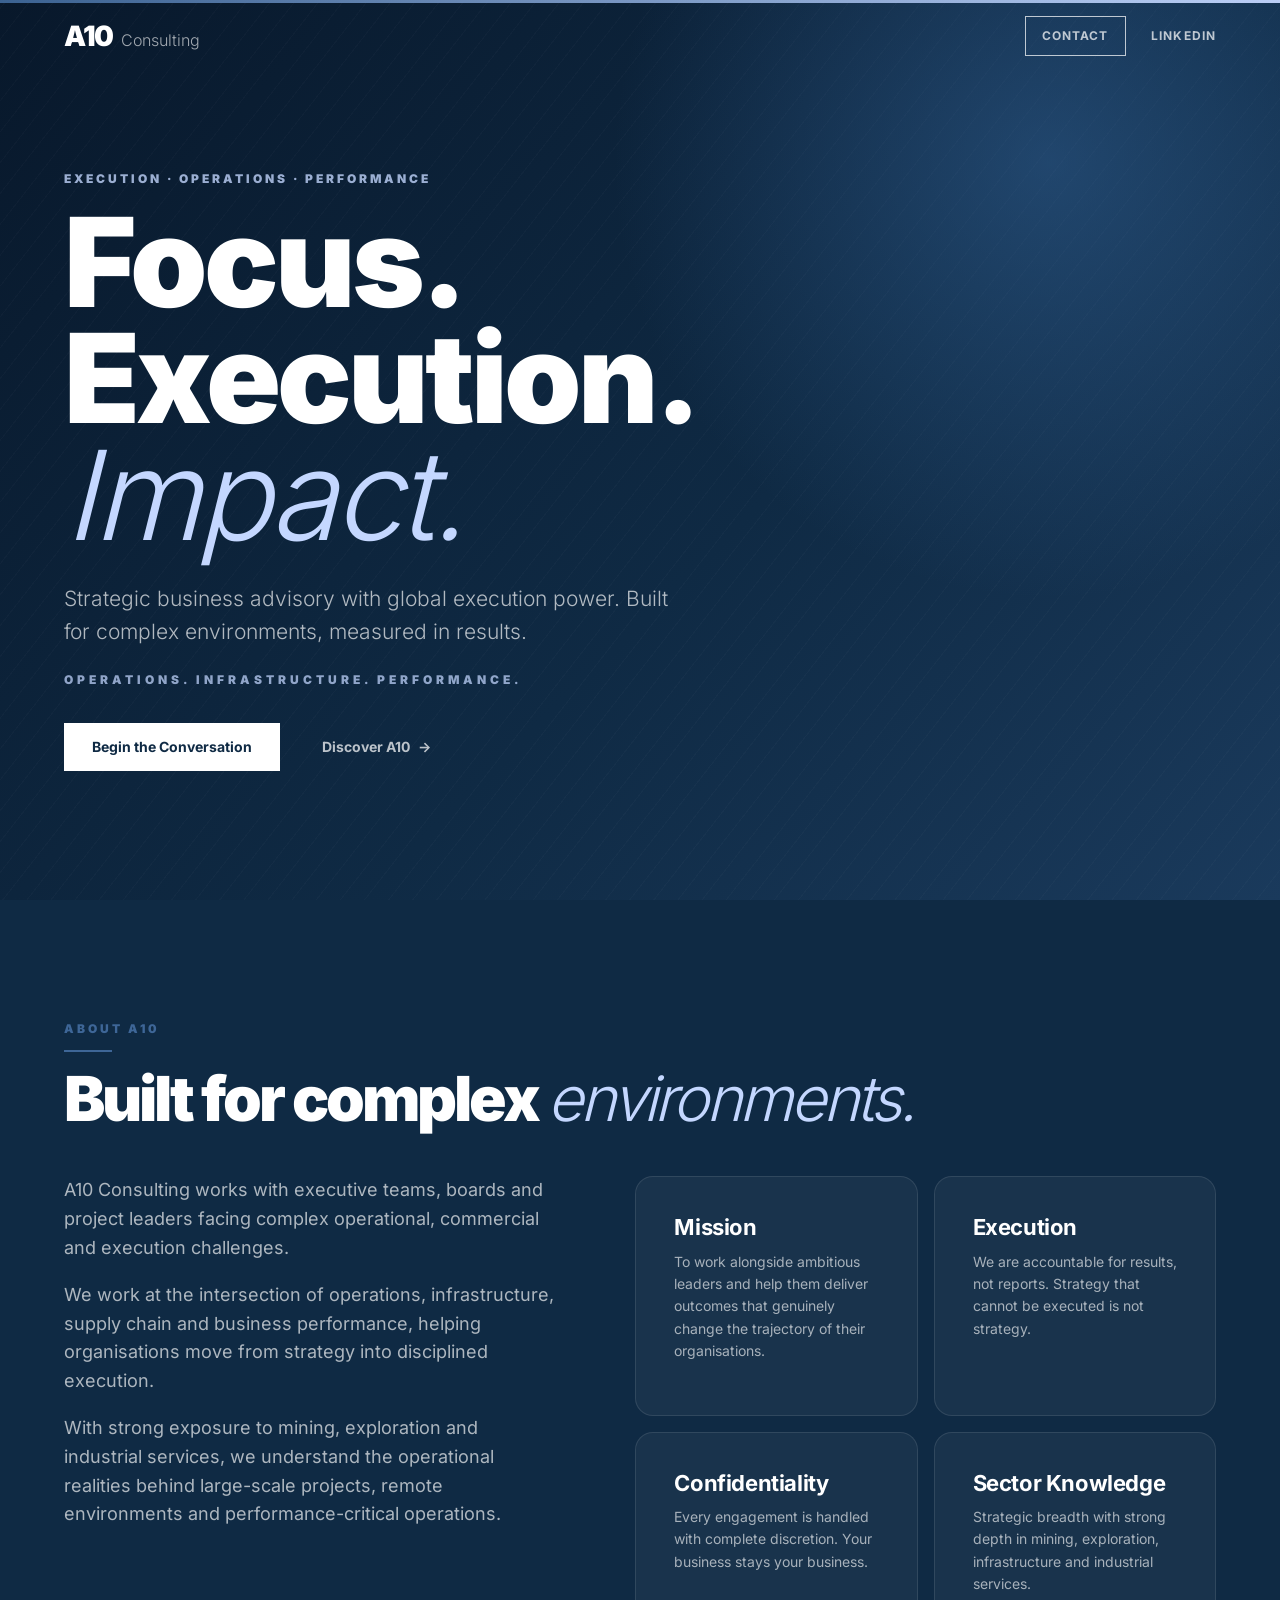
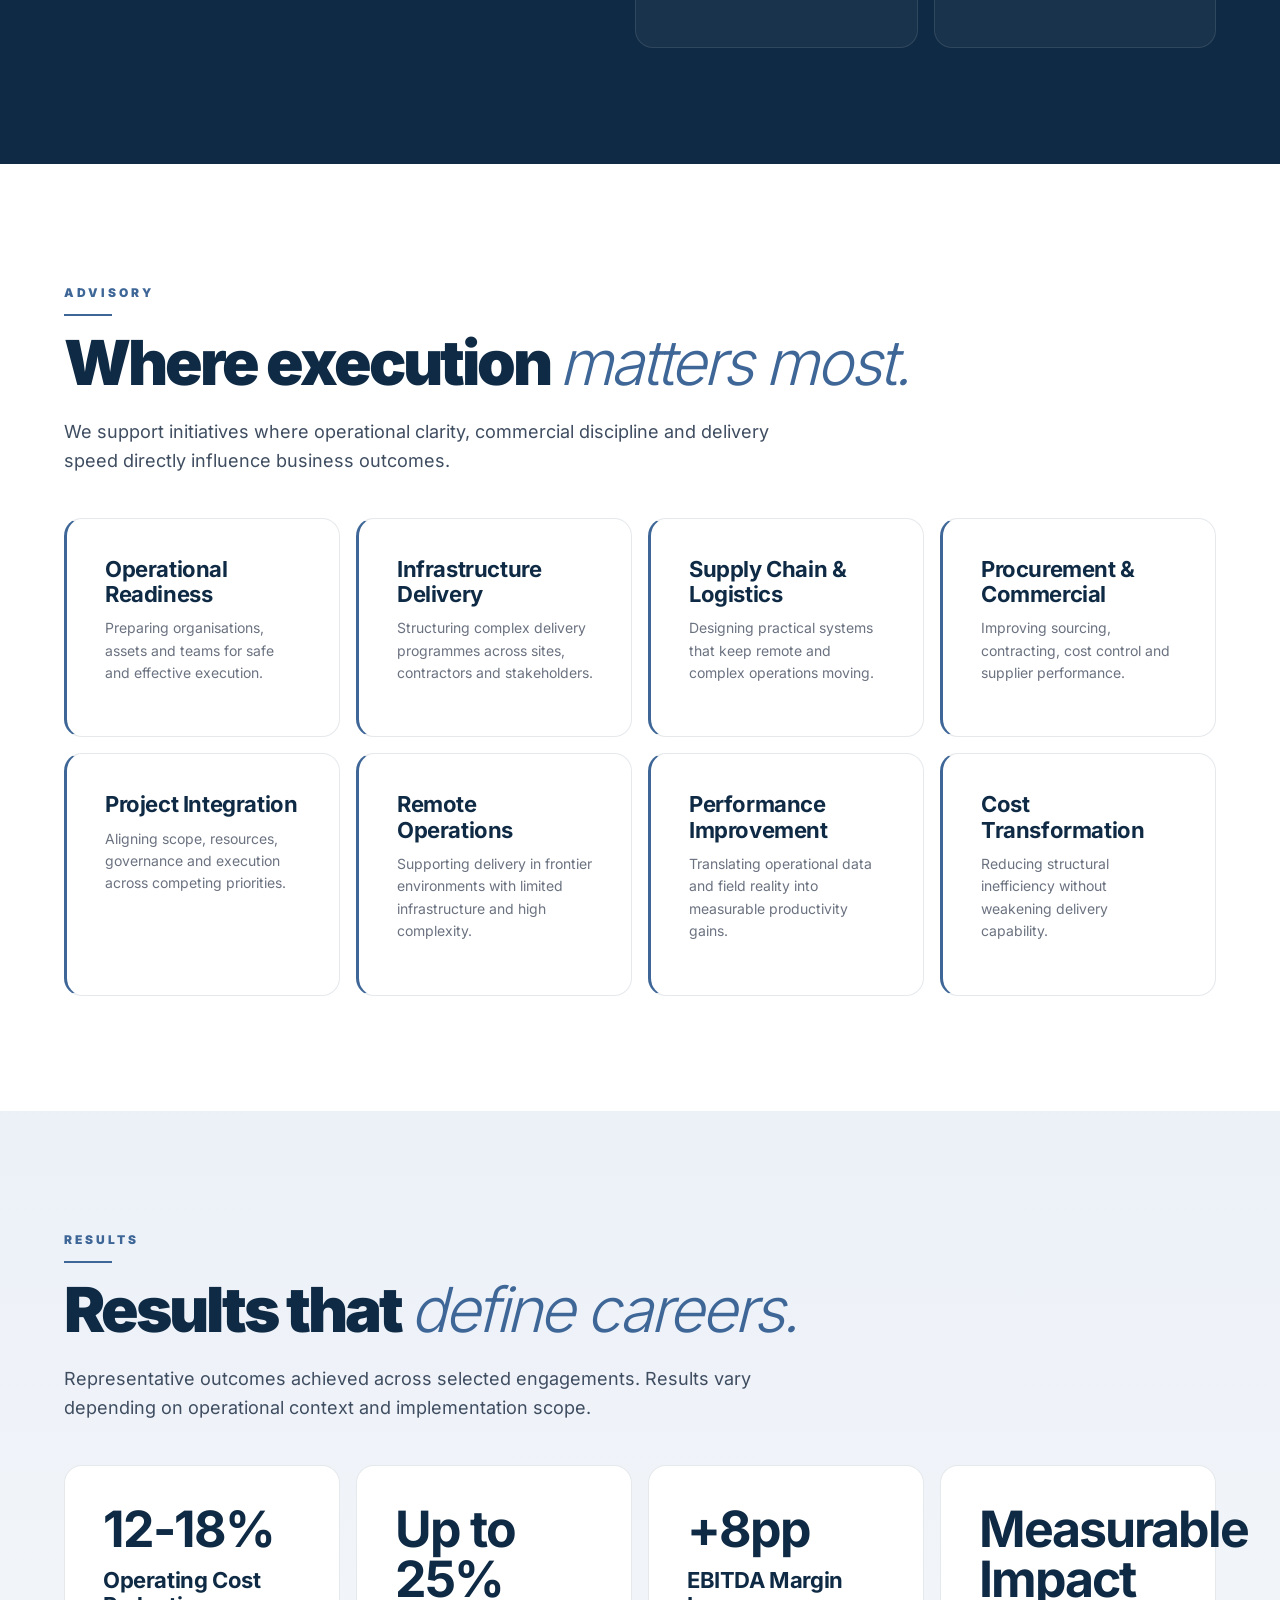
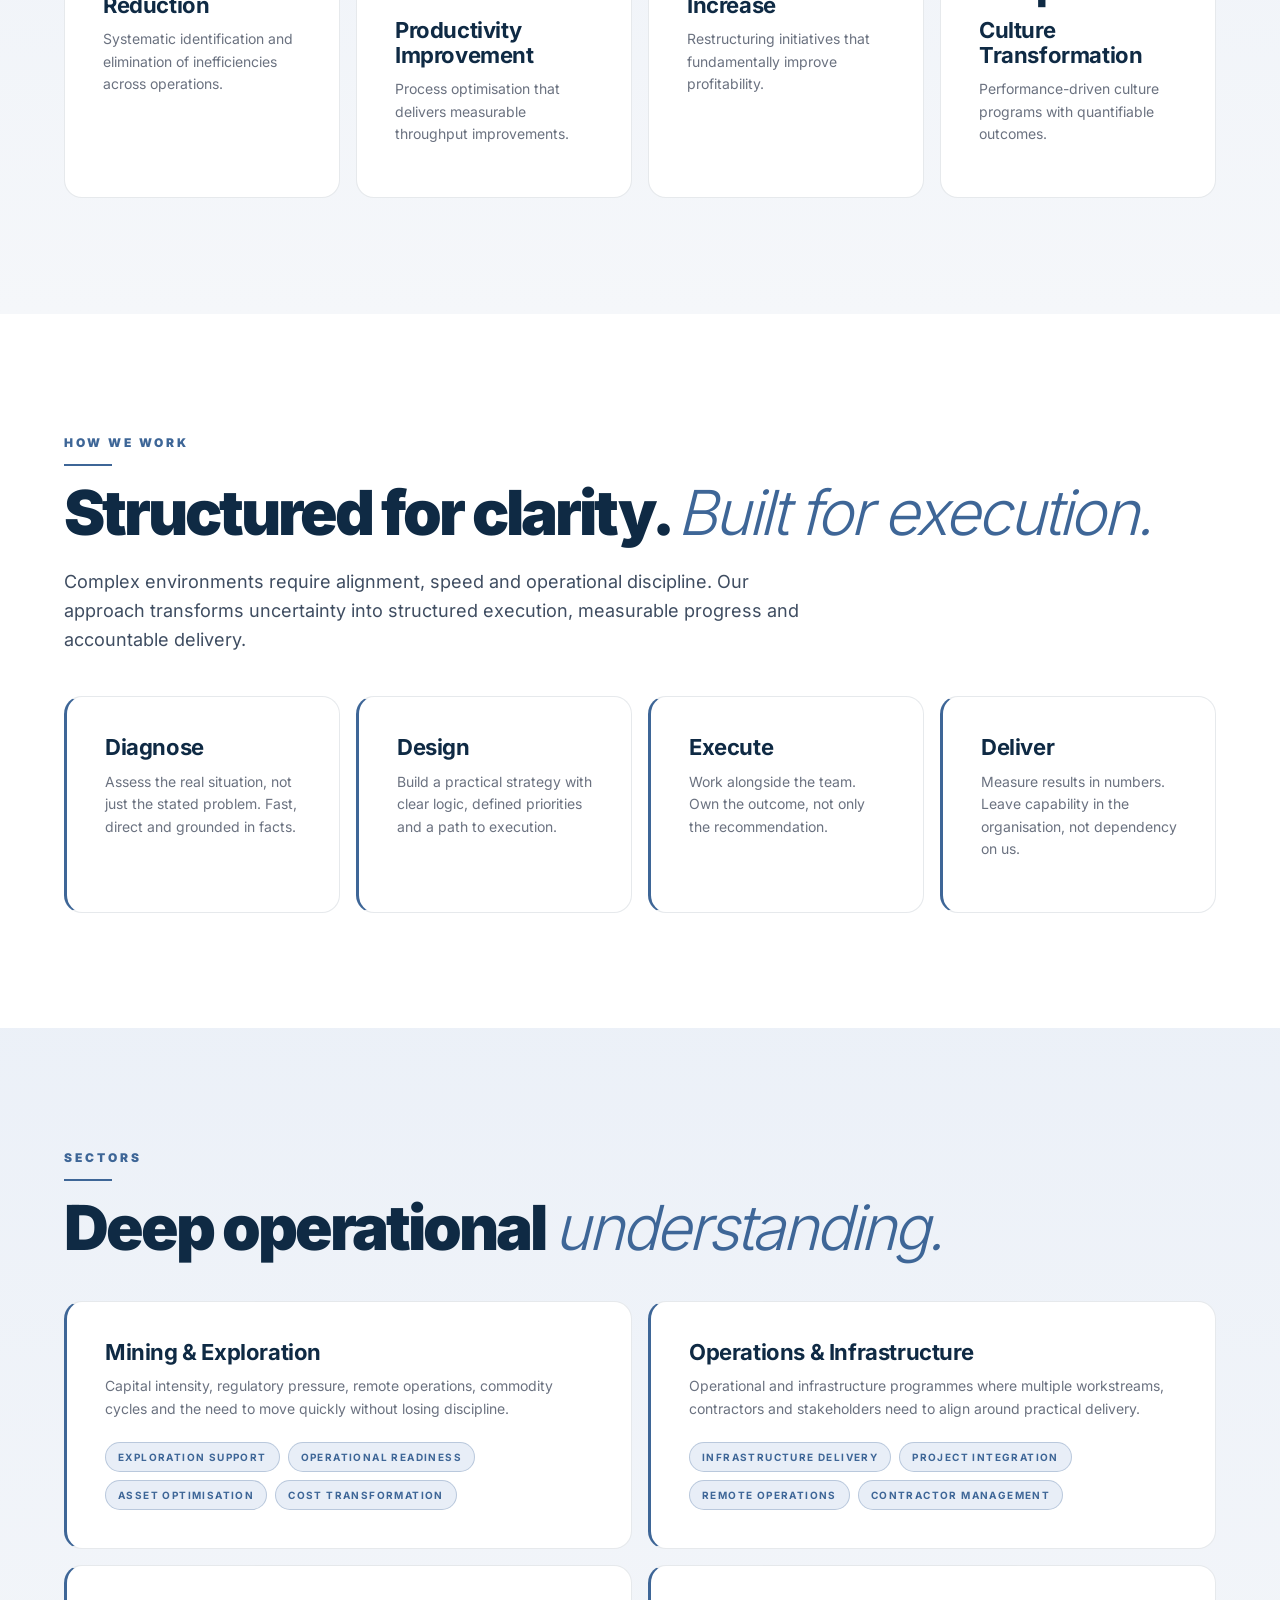
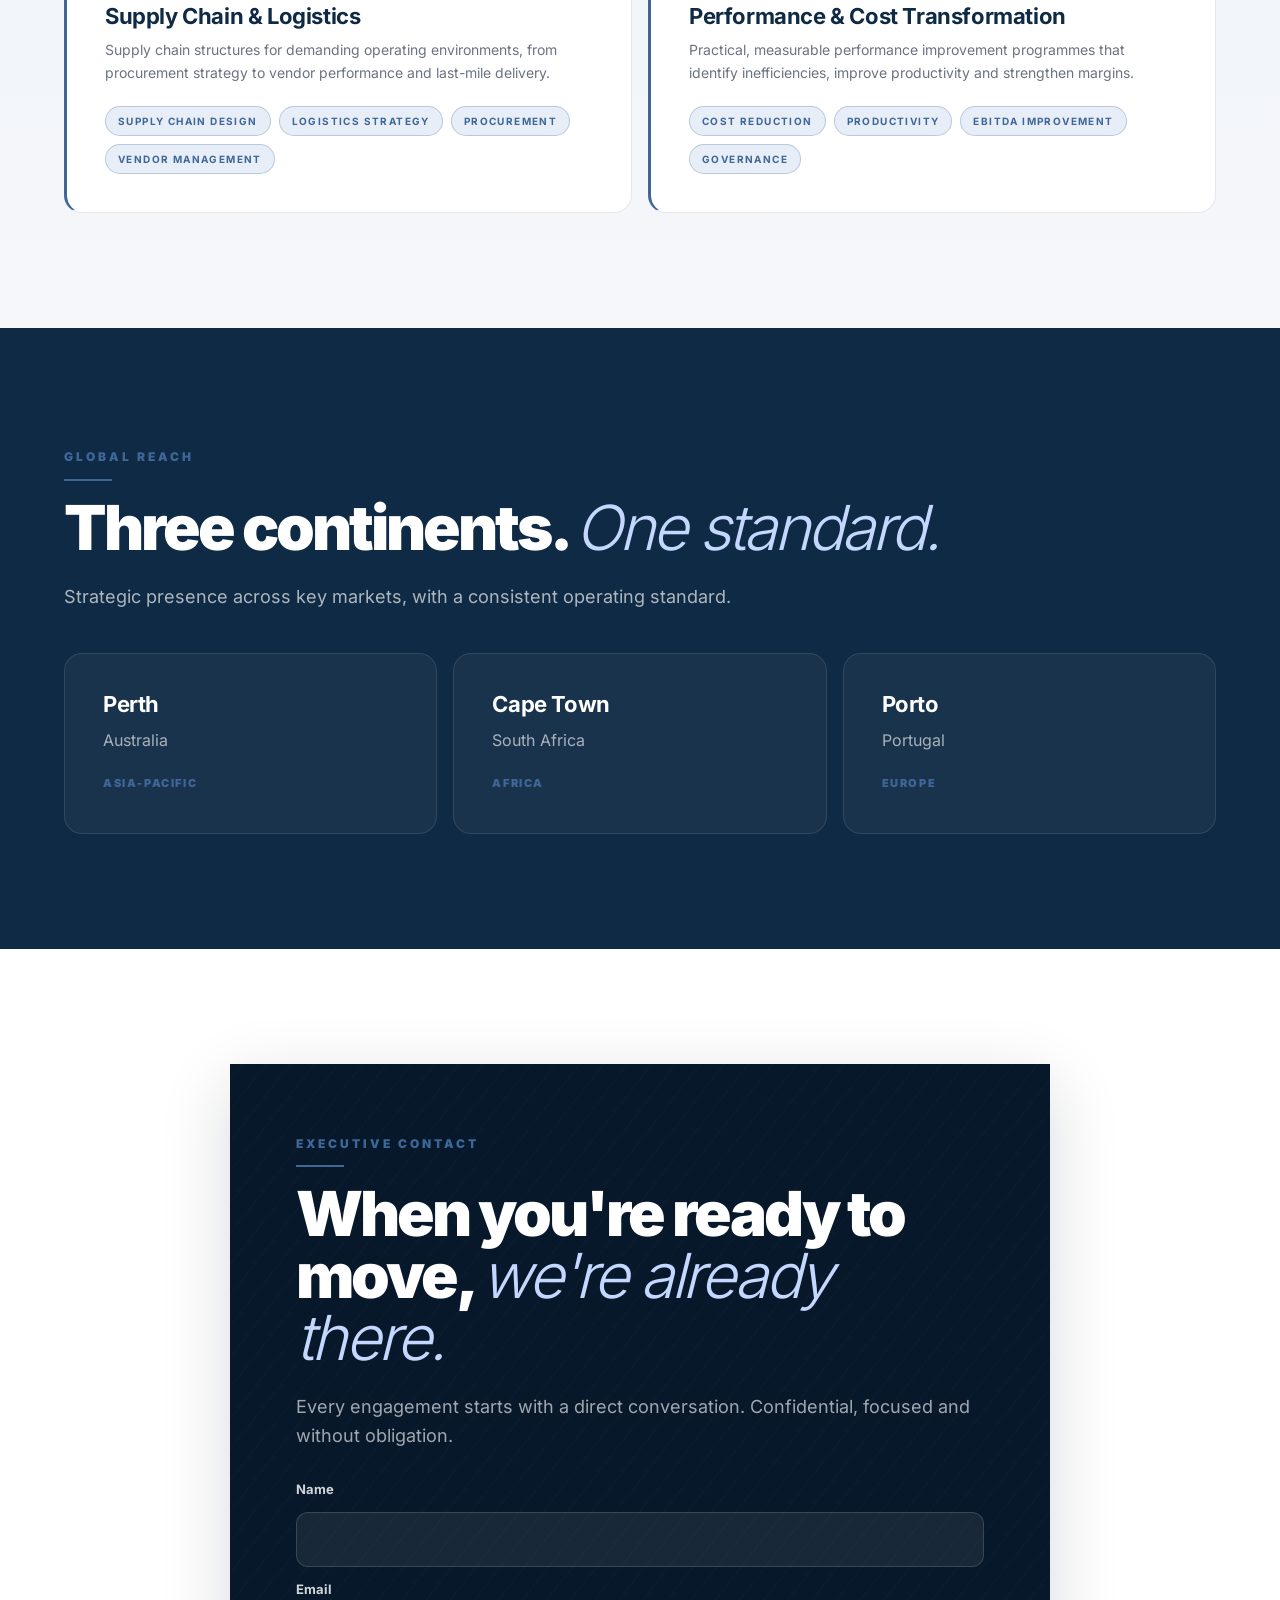
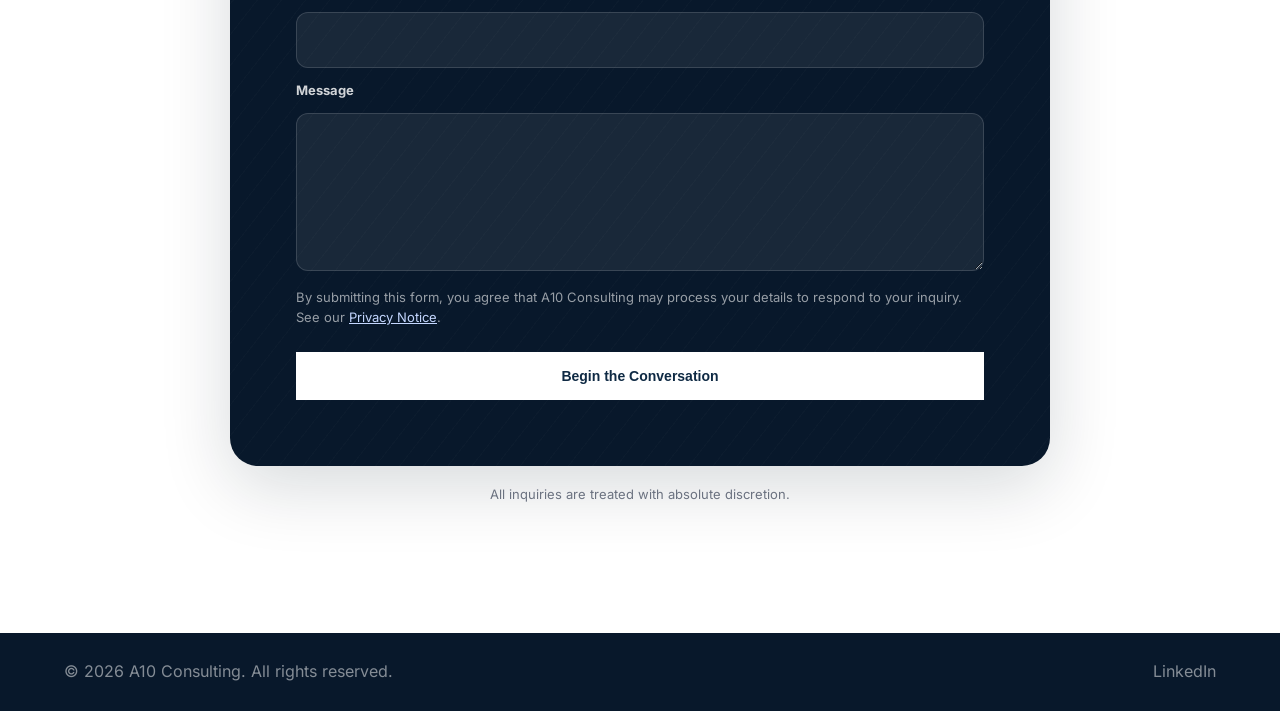
<file: index.html>
<!DOCTYPE html>
<html lang="en">
<head>
  <meta charset="UTF-8">
  <meta name="viewport" content="width=device-width, initial-scale=1.0">
  <title>A10 Consulting | Execution, Operations & Performance Advisory</title>
  <meta name="description" content="A10 Consulting provides strategic business advisory for mining, exploration, infrastructure, supply chain and industrial services. Built for complex environments, measured in results.">
  <meta name="robots" content="index, follow">
  <link rel="canonical" href="https://www.a10-consulting.com/">
  <meta property="og:type" content="website">
  <meta property="og:title" content="A10 Consulting | Execution, Operations & Performance Advisory">
  <meta property="og:description" content="Strategic business advisory with global execution power. Built for complex environments, measured in results.">
  <meta property="og:url" content="https://www.a10-consulting.com/">
  <meta property="og:site_name" content="A10 Consulting">
  <meta name="twitter:card" content="summary">
  <meta name="twitter:title" content="A10 Consulting | Execution, Operations & Performance Advisory">
  <meta name="twitter:description" content="Strategic business advisory with global execution power. Built for complex environments, measured in results.">
  <link rel="stylesheet" href="css/style.css?v=20260516-13">
  <script type="application/ld+json">
  {
    "@context": "https://schema.org",
    "@type": "Organization",
    "name": "A10 Consulting",
    "url": "https://www.a10-consulting.com/",
    "sameAs": ["https://www.linkedin.com/company/a10-consulting-com/"],
    "areaServed": ["Australia", "South Africa", "Portugal"],
    "description": "Strategic business advisory for complex operational, infrastructure, supply chain and performance environments."
  }
  </script>
</head>
<body>
  <a class="skip-link" href="#main">Skip to content</a>

  <header class="site-header" id="top">
    <a href="#top" class="logo" aria-label="A10 Consulting home">
      <span class="logo-mark">A10</span>
      <span class="logo-sub">Consulting</span>
    </a>
    <nav class="primary-nav" aria-label="Primary navigation">
      <a href="#contact" class="nav-cta">Contact</a>
      <a href="https://www.linkedin.com/company/a10-consulting-com/" target="_blank" rel="noopener noreferrer">LinkedIn</a>
    </nav>
  </header>

  <main id="main">
    <section class="hero" aria-labelledby="hero-title">
      <div class="hero-content">
        <p class="eyebrow">Execution &middot; Operations &middot; Performance</p>
        <h1 id="hero-title">Focus. Execution. <em>Impact.</em></h1>
        <p class="hero-lead">Strategic business advisory with global execution power. Built for complex environments, measured in results.</p>
        <p class="hero-subline">Operations. Infrastructure. Performance.</p>
        <div class="hero-actions">
          <a class="btn btn-primary" href="#contact">Begin the Conversation</a>
          <a class="btn btn-secondary" href="#about">Discover A10</a>
        </div>
      </div>
    </section>

    <section id="about" class="section section-dark" aria-labelledby="about-title">
      <p class="section-label">About A10</p>
      <h2 id="about-title">Built for complex <em>environments.</em></h2>
      <div class="two-column">
        <div class="body-copy">
          <p>A10 Consulting works with executive teams, boards and project leaders facing complex operational, commercial and execution challenges.</p>
          <p>We work at the intersection of operations, infrastructure, supply chain and business performance, helping organisations move from strategy into disciplined execution.</p>
          <p>With strong exposure to mining, exploration and industrial services, we understand the operational realities behind large-scale projects, remote environments and performance-critical operations.</p>
        </div>
        <div class="pillars" aria-label="A10 principles">
          <article>
            <h3>Mission</h3>
            <p>To work alongside ambitious leaders and help them deliver outcomes that genuinely change the trajectory of their organisations.</p>
          </article>
          <article>
            <h3>Execution</h3>
            <p>We are accountable for results, not reports. Strategy that cannot be executed is not strategy.</p>
          </article>
          <article>
            <h3>Confidentiality</h3>
            <p>Every engagement is handled with complete discretion. Your business stays your business.</p>
          </article>
          <article>
            <h3>Sector Knowledge</h3>
            <p>Strategic breadth with strong depth in mining, exploration, infrastructure and industrial services.</p>
          </article>
        </div>
      </div>
    </section>

    <section id="engagement" class="section" aria-labelledby="engagement-title">
      <p class="section-label">Advisory</p>
      <h2 id="engagement-title">Where execution <em>matters most.</em></h2>
      <p class="section-intro">We support initiatives where operational clarity, commercial discipline and delivery speed directly influence business outcomes.</p>
      <div class="card-grid four">
        <article><h3>Operational Readiness</h3><p>Preparing organisations, assets and teams for safe and effective execution.</p></article>
        <article><h3>Infrastructure Delivery</h3><p>Structuring complex delivery programmes across sites, contractors and stakeholders.</p></article>
        <article><h3>Supply Chain & Logistics</h3><p>Designing practical systems that keep remote and complex operations moving.</p></article>
        <article><h3>Procurement & Commercial</h3><p>Improving sourcing, contracting, cost control and supplier performance.</p></article>
        <article><h3>Project Integration</h3><p>Aligning scope, resources, governance and execution across competing priorities.</p></article>
        <article><h3>Remote Operations</h3><p>Supporting delivery in frontier environments with limited infrastructure and high complexity.</p></article>
        <article><h3>Performance Improvement</h3><p>Translating operational data and field reality into measurable productivity gains.</p></article>
        <article><h3>Cost Transformation</h3><p>Reducing structural inefficiency without weakening delivery capability.</p></article>
      </div>
    </section>

    <section id="results" class="section section-muted" aria-labelledby="results-title">
      <p class="section-label">Results</p>
      <h2 id="results-title">Results that <em>define careers.</em></h2>
      <p class="section-intro">Representative outcomes achieved across selected engagements. Results vary depending on operational context and implementation scope.</p>
      <div class="metric-grid">
        <article><strong>12-18%</strong><h3>Operating Cost Reduction</h3><p>Systematic identification and elimination of inefficiencies across operations.</p></article>
        <article><strong>Up to 25%</strong><h3>Productivity Improvement</h3><p>Process optimisation that delivers measurable throughput improvements.</p></article>
        <article><strong>+8pp</strong><h3>EBITDA Margin Increase</h3><p>Restructuring initiatives that fundamentally improve profitability.</p></article>
        <article><strong>Measurable Impact</strong><h3>Culture Transformation</h3><p>Performance-driven culture programs with quantifiable outcomes.</p></article>
      </div>
    </section>

    <section id="process" class="section" aria-labelledby="process-title">
      <p class="section-label">How We Work</p>
      <h2 id="process-title">Structured for clarity. <em>Built for execution.</em></h2>
      <p class="section-intro">Complex environments require alignment, speed and operational discipline. Our approach transforms uncertainty into structured execution, measurable progress and accountable delivery.</p>
      <div class="card-grid four">
        <article><h3>Diagnose</h3><p>Assess the real situation, not just the stated problem. Fast, direct and grounded in facts.</p></article>
        <article><h3>Design</h3><p>Build a practical strategy with clear logic, defined priorities and a path to execution.</p></article>
        <article><h3>Execute</h3><p>Work alongside the team. Own the outcome, not only the recommendation.</p></article>
        <article><h3>Deliver</h3><p>Measure results in numbers. Leave capability in the organisation, not dependency on us.</p></article>
      </div>
    </section>

    <section id="expertise" class="section section-muted" aria-labelledby="expertise-title">
      <p class="section-label">Sectors</p>
      <h2 id="expertise-title">Deep operational <em>understanding.</em></h2>
      <div class="card-grid two">
        <article>
          <h3>Mining & Exploration</h3>
          <p>Capital intensity, regulatory pressure, remote operations, commodity cycles and the need to move quickly without losing discipline.</p>
          <div class="sector-tags" aria-label="Mining and exploration scope">
            <span>Exploration Support</span>
            <span>Operational Readiness</span>
            <span>Asset Optimisation</span>
            <span>Cost Transformation</span>
          </div>
        </article>
        <article>
          <h3>Operations & Infrastructure</h3>
          <p>Operational and infrastructure programmes where multiple workstreams, contractors and stakeholders need to align around practical delivery.</p>
          <div class="sector-tags" aria-label="Operations and infrastructure scope">
            <span>Infrastructure Delivery</span>
            <span>Project Integration</span>
            <span>Remote Operations</span>
            <span>Contractor Management</span>
          </div>
        </article>
        <article>
          <h3>Supply Chain & Logistics</h3>
          <p>Supply chain structures for demanding operating environments, from procurement strategy to vendor performance and last-mile delivery.</p>
          <div class="sector-tags" aria-label="Supply chain and logistics scope">
            <span>Supply Chain Design</span>
            <span>Logistics Strategy</span>
            <span>Procurement</span>
            <span>Vendor Management</span>
          </div>
        </article>
        <article>
          <h3>Performance & Cost Transformation</h3>
          <p>Practical, measurable performance improvement programmes that identify inefficiencies, improve productivity and strengthen margins.</p>
          <div class="sector-tags" aria-label="Performance and cost transformation scope">
            <span>Cost Reduction</span>
            <span>Productivity</span>
            <span>EBITDA Improvement</span>
            <span>Governance</span>
          </div>
        </article>
      </div>
    </section>

    <section id="presence" class="section section-dark" aria-labelledby="presence-title">
      <p class="section-label">Global Reach</p>
      <h2 id="presence-title">Three continents. <em>One standard.</em></h2>
      <p class="section-intro">Strategic presence across key markets, with a consistent operating standard.</p>
      <div class="office-grid">
        <article><h3>Perth</h3><p>Australia</p><span>Asia-Pacific</span></article>
        <article><h3>Cape Town</h3><p>South Africa</p><span>Africa</span></article>
        <article><h3>Porto</h3><p>Portugal</p><span>Europe</span></article>
      </div>
    </section>

    <section id="contact" class="section" aria-labelledby="contact-title">
      <div class="contact-card">
        <p class="section-label">Executive Contact</p>
        <h2 id="contact-title">When you're ready to move, <em>we're already there.</em></h2>
        <p class="section-intro">Every engagement starts with a direct conversation. Confidential, focused and without obligation.</p>
        <form action="https://formspree.io/f/xqendeng" method="POST">
          <label for="name">Name</label>
          <input id="name" type="text" name="Name" autocomplete="name" required>
          <label for="email">Email</label>
          <input id="email" type="email" name="Email" autocomplete="email" required>
          <label for="message">Message</label>
          <textarea id="message" name="Message" rows="5" required></textarea>
          <p class="privacy-note">By submitting this form, you agree that A10 Consulting may process your details to respond to your inquiry. See our <a href="privacy.html">Privacy Notice</a>.</p>
          <button type="submit" class="btn btn-primary">Begin the Conversation</button>
        </form>
      </div>
      <p class="contact-note">All inquiries are treated with absolute discretion.</p>
    </section>
  </main>

  <footer class="site-footer">
    <p>&copy; 2026 A10 Consulting. All rights reserved.</p>
    <a href="https://www.linkedin.com/company/a10-consulting-com/" target="_blank" rel="noopener noreferrer">LinkedIn</a>
  </footer>

  <script>
    const header = document.querySelector('.site-header');
    window.addEventListener('scroll', () => {
      header.classList.toggle('scrolled', window.scrollY > 24);
    }, { passive: true });
  </script>
</body>
</html>
</file>
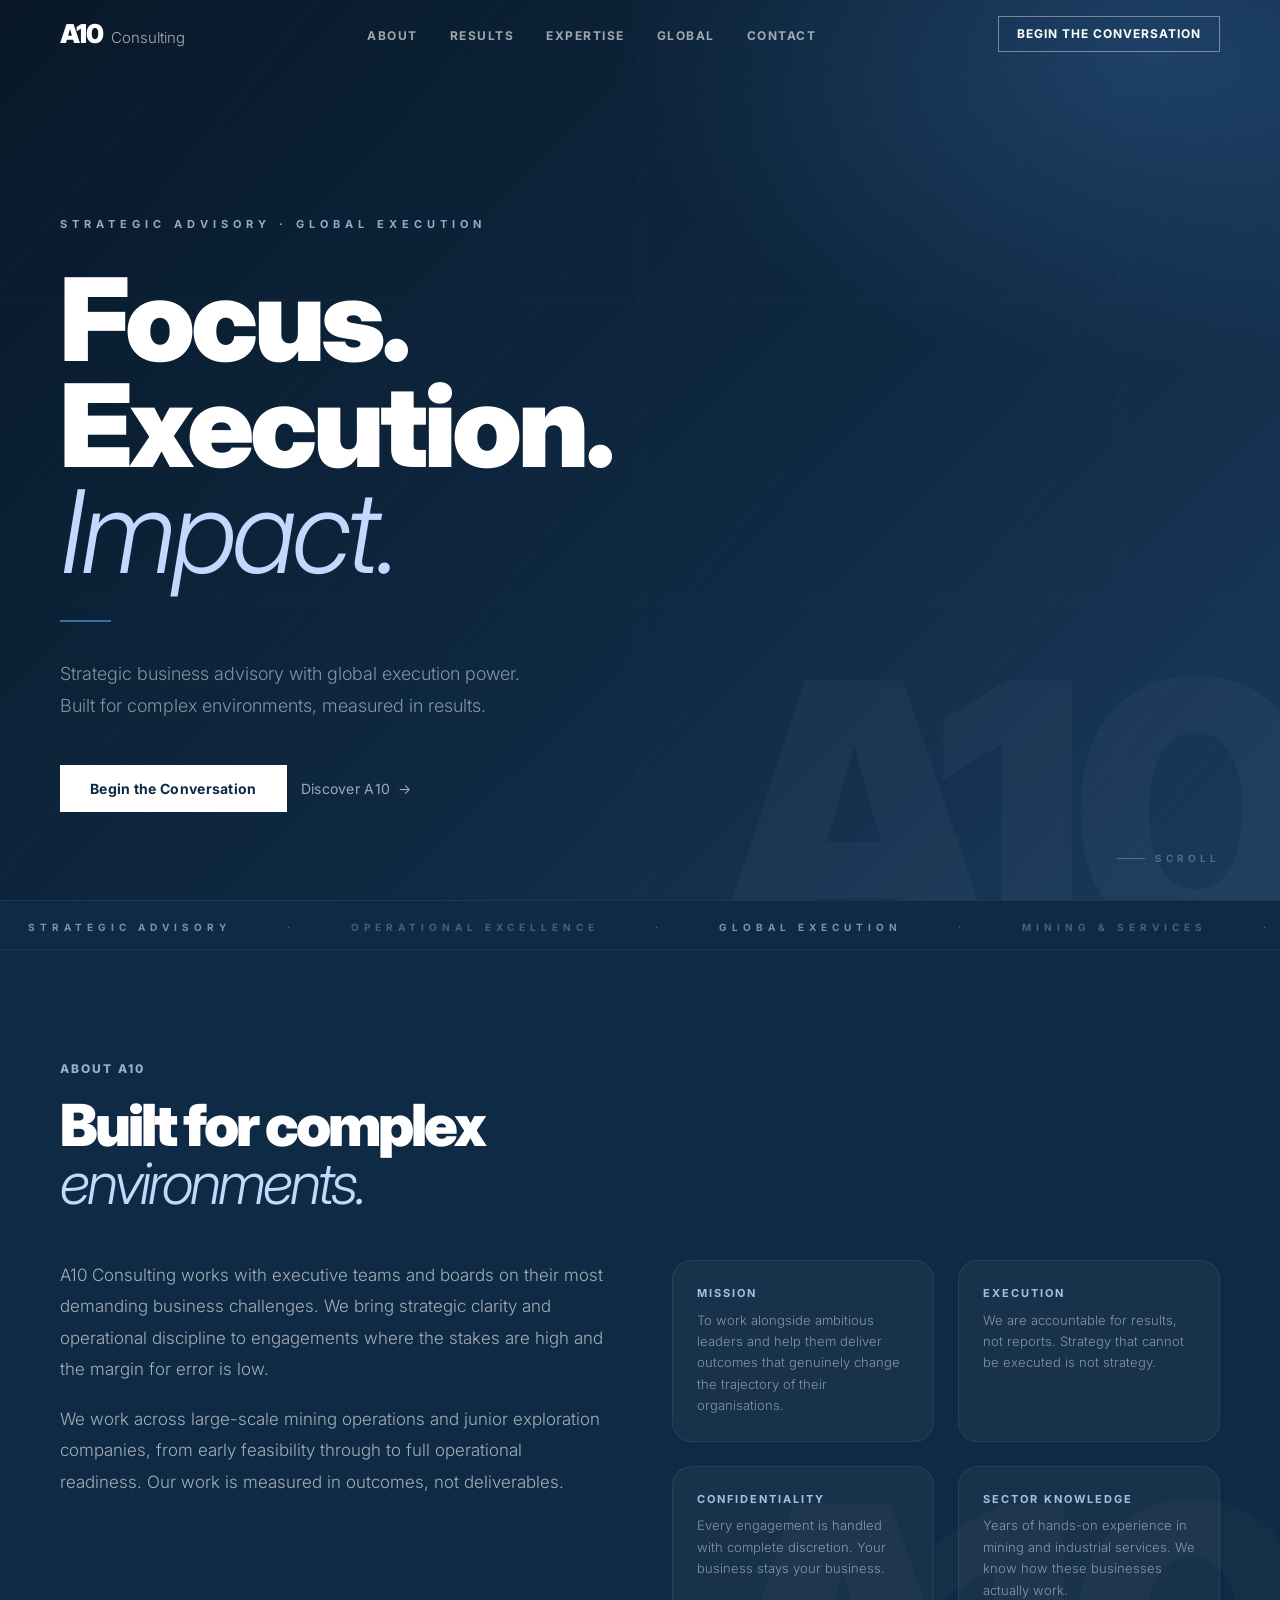
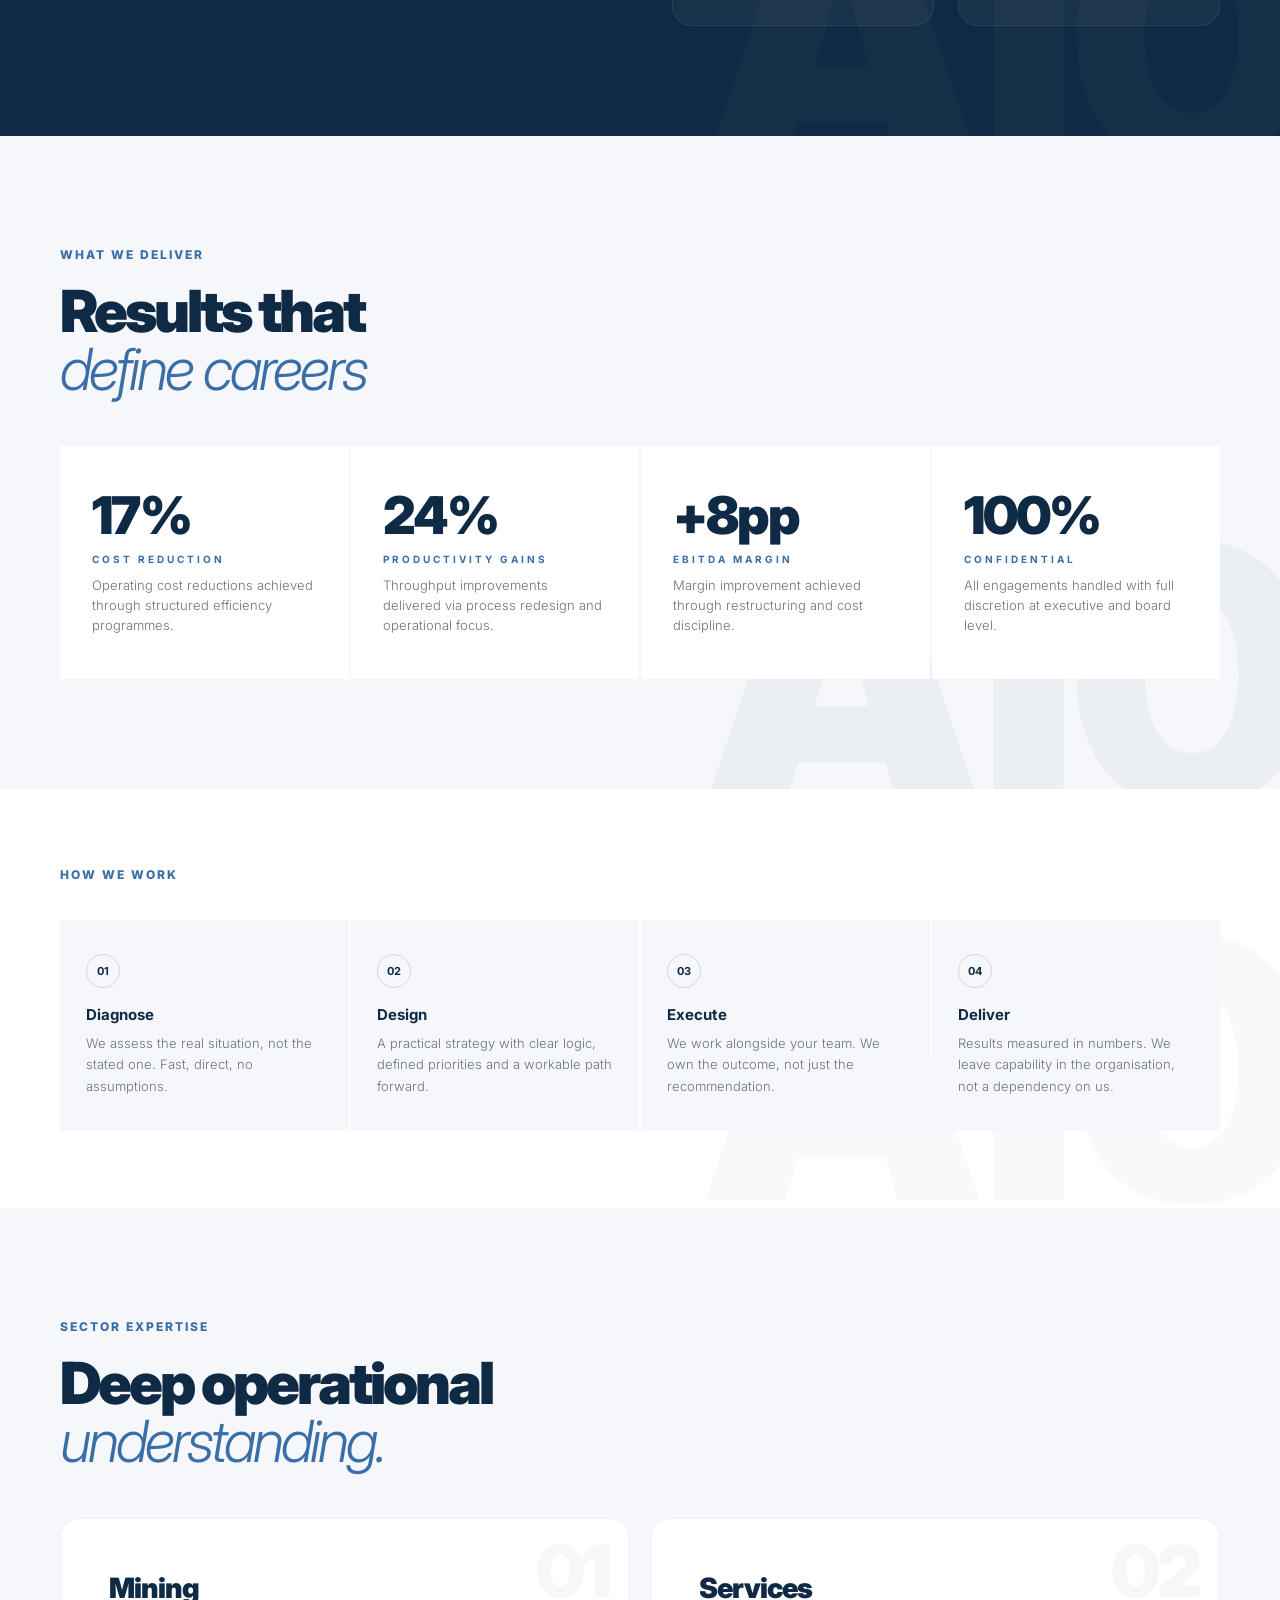
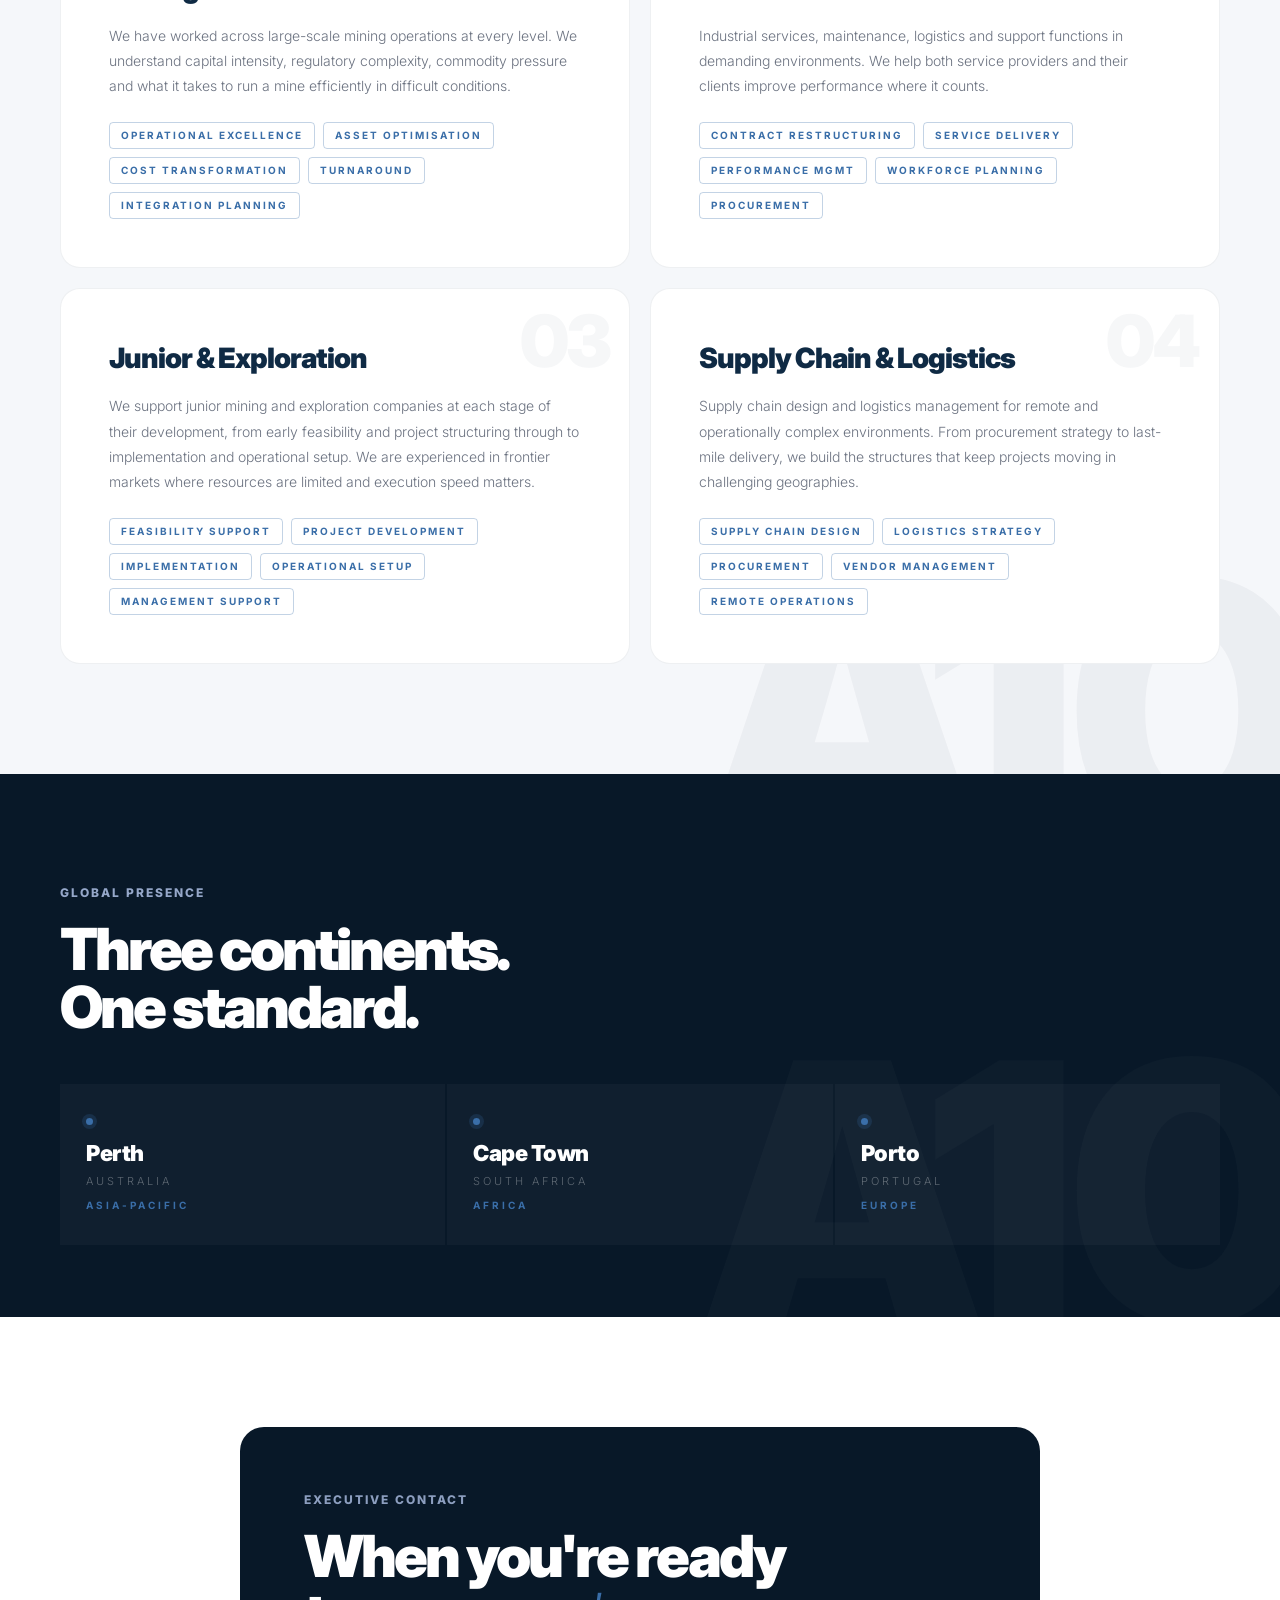
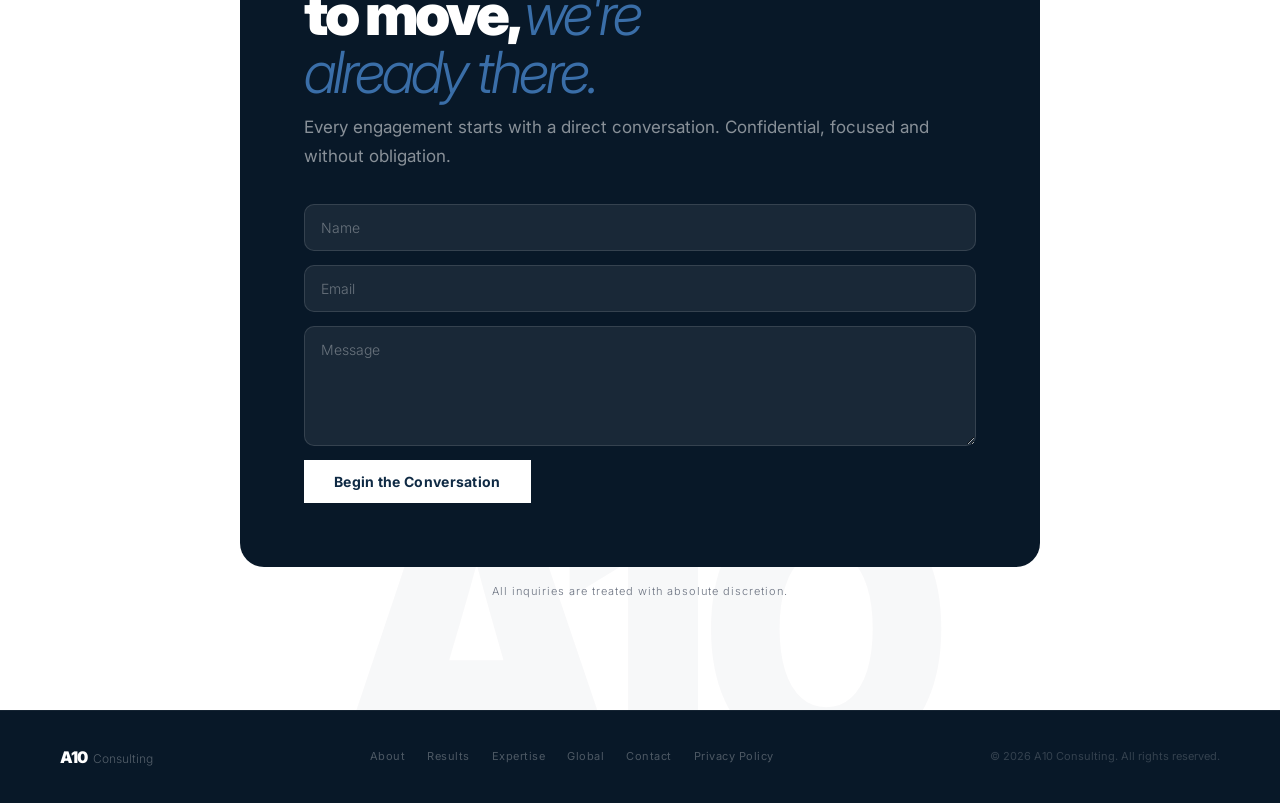
<file: A10 - index.html>
<!DOCTYPE html>
<html lang="en">
<head>
<meta charset="UTF-8"/>
<meta name="viewport" content="width=device-width, initial-scale=1.0"/>
<title>A10 Consulting — Strategic Advisory · Global Execution</title>
<link href="https://fonts.googleapis.com/css2?family=Inter:wght@300;400;500;600;700;800;900&display=swap" rel="stylesheet"/>
<style>
/* ── TOKENS ── */
:root {
  --navy:  #0F2A44;
  --blue:  #1A3A5C;
  --acc:   #3A6EA8;
  --light: #C4D7FF;
  --white: #ffffff;
  --grey:  #f5f7fa;
  --mid:   #6b7280;
  --dark:  #081828;
  --gap:   clamp(24px,5vw,60px);
  --r:     20px;
}
*,*::before,*::after{box-sizing:border-box;margin:0;padding:0;}
html{scroll-behavior:smooth;-webkit-text-size-adjust:100%;}
body{font-family:'Inter',sans-serif;background:var(--white);color:var(--navy);overflow-x:hidden;line-height:1.5;}
img,svg,canvas{max-width:100%;display:block;}

/* ── NAV ── */
nav{
  position:fixed;top:0;left:0;width:100%;z-index:300;
  height:68px;padding:0 var(--gap);
  display:flex;align-items:center;justify-content:space-between;
  background:transparent;
  border-bottom:1px solid transparent;
  transition:background .35s,border-color .35s,box-shadow .3s;
}
nav.scrolled{
  background:rgba(255,255,255,0.97);
  backdrop-filter:blur(16px);
  border-bottom-color:rgba(15,42,68,0.08);
  box-shadow:0 2px 24px rgba(15,42,68,0.08);
}
.logo{display:flex;align-items:baseline;gap:8px;text-decoration:none;flex-shrink:0;}
.logo-mark{font-size:clamp(20px,3vw,26px);font-weight:900;letter-spacing:-1px;color:var(--white);transition:color .35s;}
.logo-sub{font-size:clamp(12px,1.8vw,15px);font-weight:300;color:rgba(255,255,255,0.65);transition:color .35s;}
nav.scrolled .logo-mark{color:var(--navy);}
nav.scrolled .logo-sub{color:var(--navy);}
.nav-links{display:flex;gap:clamp(14px,2.5vw,32px);list-style:none;}
.nav-links a{font-size:12px;font-weight:700;text-transform:uppercase;letter-spacing:1.5px;color:rgba(255,255,255,0.6);text-decoration:none;transition:color .2s;}
.nav-links a:hover{color:var(--white);}
nav.scrolled .nav-links a{color:var(--mid);}
nav.scrolled .nav-links a:hover{color:var(--navy);}
.nav-cta{font-size:12px;font-weight:700;text-transform:uppercase;letter-spacing:1px;color:var(--white);border:1.5px solid rgba(255,255,255,0.4);padding:8px 18px;text-decoration:none;flex-shrink:0;transition:background .2s,color .2s,border-color .35s;}
.nav-cta:hover{background:rgba(255,255,255,0.12);}
nav.scrolled .nav-cta{color:var(--navy);border-color:var(--navy);}
nav.scrolled .nav-cta:hover{background:var(--navy);color:var(--white);}

/* Hamburger */
.hamburger{display:none;flex-direction:column;gap:5px;cursor:pointer;padding:4px;background:none;border:none;}
.hamburger span{display:block;width:24px;height:2px;background:var(--white);transition:transform .3s,opacity .3s,background .35s;}
nav.scrolled .hamburger span{background:var(--navy);}
.hamburger.open span:nth-child(1){transform:translateY(7px) rotate(45deg);}
.hamburger.open span:nth-child(2){opacity:0;}
.hamburger.open span:nth-child(3){transform:translateY(-7px) rotate(-45deg);}

/* Mobile drawer */
.mobile-menu{
  display:none;position:fixed;top:68px;inset-inline:0;bottom:0;z-index:250;
  background:rgba(255,255,255,0.98);backdrop-filter:blur(16px);
  flex-direction:column;align-items:center;justify-content:center;gap:28px;
  opacity:0;pointer-events:none;transition:opacity .3s;
}
.mobile-menu.open{opacity:1;pointer-events:all;}
.mobile-menu a{font-size:20px;font-weight:800;color:var(--navy);text-decoration:none;letter-spacing:-0.5px;}
.mobile-menu a.m-cta{font-size:12px;font-weight:700;text-transform:uppercase;letter-spacing:2px;border:1.5px solid var(--navy);padding:12px 32px;}

/* ── SHARED ── */
section{padding:clamp(64px,9vw,110px) var(--gap);}
.section-label{font-size:12px;font-weight:800;text-transform:uppercase;letter-spacing:2px;color:var(--acc);margin-bottom:18px;}
.section-title{font-size:clamp(32px,5vw,58px);font-weight:900;letter-spacing:-3px;line-height:1;color:var(--navy);margin-bottom:24px;}
.section-title em{font-style:italic;font-weight:300;color:var(--acc);}
.body-text{font-size:clamp(15px,1.8vw,17px);color:#374151;line-height:1.75;max-width:680px;}

/* watermark */
.wm{position:absolute;font-weight:900;letter-spacing:-8px;line-height:1;user-select:none;pointer-events:none;white-space:nowrap;font-size:clamp(180px,28vw,420px);right:-2%;bottom:-10%;opacity:1;}

/* ── HERO ── */
#hero{
  min-height:100svh;
  display:flex;flex-direction:column;justify-content:flex-end;
  padding:0 var(--gap) clamp(48px,7vw,88px);
  position:relative;overflow:hidden;
  background:linear-gradient(135deg,var(--dark) 0%,var(--navy) 60%,var(--blue) 100%);
}
#hero::before{content:'';position:absolute;inset:0;pointer-events:none;
  background:repeating-linear-gradient(-52deg,transparent,transparent 72px,rgba(255,255,255,0.014) 72px,rgba(255,255,255,0.014) 73px);}
#hero::after{content:'';position:absolute;inset:0;pointer-events:none;
  background:radial-gradient(ellipse 60% 50% at 90% 6%,rgba(58,110,168,0.35) 0%,transparent 70%);}

.hero-lines{position:absolute;inset:0;pointer-events:none;}
.hero-lines svg{width:100%;height:100%;opacity:.05;}
.hl{stroke:#C4D7FF;stroke-width:.7;fill:none;stroke-dasharray:1600;stroke-dashoffset:1600;animation:drawLine 4.5s ease forwards;}
.hl:nth-child(2){animation-delay:.6s;}.hl:nth-child(3){animation-delay:1.2s;}.hl:nth-child(4){animation-delay:1.8s;}
@keyframes drawLine{to{stroke-dashoffset:0;}}

.hero-wm{right:-2%;bottom:-10%;font-size:clamp(180px,28vw,420px);color:rgba(255,255,255,0.032);font-weight:900;letter-spacing:-12px;line-height:1;position:absolute;user-select:none;pointer-events:none;opacity:0;animation:fadeUp 1.4s .5s forwards;}

.hero-content{position:relative;z-index:2;max-width:940px;}
.hero-eyebrow{font-size:11px;font-weight:700;letter-spacing:5px;text-transform:uppercase;color:rgba(196,215,255,0.75);margin-bottom:clamp(18px,3vw,34px);opacity:0;animation:fadeUp .8s .2s forwards;}
.hero-h1{font-size:clamp(52px,9vw,116px);font-weight:900;line-height:.92;letter-spacing:-4px;color:var(--white);margin:0;opacity:0;animation:fadeUp .95s .4s forwards;}
.hero-h1 em{font-style:italic;font-weight:300;color:var(--light);}
.hero-rule{width:clamp(36px,4vw,64px);height:2px;background:var(--acc);margin:clamp(20px,3vw,36px) 0;opacity:0;animation:fadeUp .8s .65s forwards;}
.hero-p{font-size:clamp(15px,1.8vw,18px);font-weight:300;line-height:1.75;color:rgba(255,255,255,0.5);max-width:460px;opacity:0;animation:fadeUp .9s .8s forwards;}
.hero-ctas{margin-top:clamp(24px,3.5vw,44px);display:flex;gap:14px;flex-wrap:wrap;align-items:center;opacity:0;animation:fadeUp .9s .95s forwards;}

.hero-scroll{position:absolute;bottom:clamp(20px,3vw,34px);right:var(--gap);z-index:2;display:flex;align-items:center;gap:10px;font-size:10px;font-weight:700;letter-spacing:4px;text-transform:uppercase;color:rgba(255,255,255,0.25);opacity:0;animation:fadeUp .8s 1.8s forwards;}
.hero-scroll-line{width:28px;height:1px;background:currentColor;flex-shrink:0;}

.btn-primary{display:inline-block;background:var(--white);color:var(--navy);padding:13px 30px;font-size:14px;font-weight:700;text-decoration:none;letter-spacing:.3px;transition:background .2s,transform .15s;}
.btn-primary:hover{background:var(--light);transform:translateY(-1px);}
.btn-ghost{display:inline-flex;align-items:center;gap:8px;color:rgba(255,255,255,0.6);font-size:14px;font-weight:400;text-decoration:none;letter-spacing:.3px;transition:color .2s,gap .2s;}
.btn-ghost:hover{color:var(--white);gap:14px;}
.btn-ghost::after{content:'→';}

/* ── MARQUEE ── */
.marquee-wrap{background:var(--navy);border-top:1px solid rgba(255,255,255,0.06);border-bottom:1px solid rgba(255,255,255,0.06);padding:12px 0;overflow:hidden;white-space:nowrap;}
.marquee-track{display:inline-block;animation:marquee 32s linear infinite;will-change:transform;}
.marquee-track span{font-size:10px;font-weight:700;letter-spacing:5px;text-transform:uppercase;color:rgba(255,255,255,0.25);padding:0 28px;}
.marquee-track span.hi{color:rgba(196,215,255,0.6);}
@keyframes marquee{from{transform:translateX(0);}to{transform:translateX(-50%);}}

/* ── ABOUT (dark) ── */
#about{background:var(--navy);color:var(--white);position:relative;overflow:hidden;}
#about .section-label{color:rgba(196,215,255,0.75);}
#about .section-title{color:var(--white);}
#about .section-title em{color:var(--light);}
#about .wm{color:rgba(255,255,255,0.022);}
.about-grid{margin-top:48px;display:grid;grid-template-columns:1fr 1fr;gap:clamp(24px,5vw,72px);position:relative;z-index:1;}
.about-lead p{font-size:clamp(15px,1.8vw,17px);font-weight:300;color:rgba(255,255,255,0.62);line-height:1.85;margin-bottom:18px;}
.pillars{display:grid;grid-template-columns:1fr 1fr;gap:24px;}
.pillar{background:rgba(255,255,255,0.04);border:1px solid rgba(255,255,255,0.07);border-radius:var(--r);padding:24px;}
.pillar h4{font-size:11px;font-weight:700;letter-spacing:2px;text-transform:uppercase;color:var(--light);opacity:.85;margin-bottom:8px;}
.pillar p{font-size:13px;font-weight:300;color:rgba(255,255,255,0.48);line-height:1.65;max-width:none;}

/* ── RESULTS (grey) ── */
#results{background:var(--grey);position:relative;overflow:hidden;}
#results .wm{color:rgba(15,42,68,0.04);}
.metrics{margin-top:48px;display:grid;grid-template-columns:repeat(4,1fr);gap:2px;}
.metric{background:var(--white);padding:clamp(24px,3.5vw,44px) clamp(18px,2.5vw,32px);position:relative;overflow:hidden;transition:background .25s,transform .2s;}
.metric::after{content:'';position:absolute;bottom:0;left:0;right:0;height:3px;background:var(--acc);transform:scaleX(0);transform-origin:left;transition:transform .32s;}
.metric:hover{background:var(--navy);transform:translateY(-4px);box-shadow:0 16px 48px rgba(15,42,68,0.18);}
.metric:hover::after{transform:scaleX(1);}
.metric:hover .metric-val,.metric:hover .metric-lbl,.metric:hover .metric-desc{color:var(--white);}
.metric:hover .metric-lbl{color:var(--light);}
.metric:hover .metric-desc{color:rgba(255,255,255,0.45);}
.metric-val{font-size:clamp(36px,4.5vw,52px);font-weight:900;letter-spacing:-2px;line-height:1;color:var(--navy);transition:color .25s;}
.metric-lbl{font-size:10px;font-weight:700;letter-spacing:3px;text-transform:uppercase;color:var(--acc);margin:10px 0 8px;transition:color .25s;}
.metric-desc{font-size:13px;font-weight:300;color:var(--mid);line-height:1.55;transition:color .25s;}

/* ── HOW WE WORK (white) ── */
#process{background:var(--white);position:relative;overflow:hidden;padding-top:clamp(48px,6vw,80px);padding-bottom:clamp(48px,6vw,80px);}
#process .wm{color:rgba(15,42,68,0.028);}
.process-grid{margin-top:36px;display:grid;grid-template-columns:repeat(4,1fr);gap:2px;}
.process-step{background:var(--grey);padding:clamp(22px,3vw,34px) clamp(16px,2.5vw,26px);transition:background .22s;}
.process-step:hover{background:var(--navy);}
.process-step:hover .ps-n,.process-step:hover .ps-title,.process-step:hover .ps-text{color:var(--white);}
.process-step:hover .ps-n{border-color:rgba(255,255,255,0.2);}
.ps-n{width:34px;height:34px;border-radius:50%;border:1.5px solid rgba(15,42,68,0.15);display:flex;align-items:center;justify-content:center;font-size:11px;font-weight:700;color:var(--navy);margin-bottom:16px;transition:border-color .2s,color .2s;}
.ps-title{font-size:15px;font-weight:700;color:var(--navy);margin-bottom:6px;transition:color .2s;}
.ps-text{font-size:13px;font-weight:300;color:var(--mid);line-height:1.65;transition:color .2s;}

/* ── EXPERTISE (grey) ── */
#expertise{background:var(--grey);position:relative;overflow:hidden;}
#expertise .wm{color:rgba(15,42,68,0.04);}
.exp-grid{margin-top:48px;display:grid;grid-template-columns:1fr 1fr;gap:20px;}
.exp-card{background:var(--white);border-radius:var(--r);border:1px solid rgba(15,42,68,0.07);padding:clamp(28px,4vw,48px);position:relative;overflow:hidden;transition:background .25s,box-shadow .25s;}
.exp-card:hover{background:var(--navy);box-shadow:0 20px 60px rgba(15,42,68,0.2);}
.exp-card:hover .exp-num,.exp-card:hover .exp-title,.exp-card:hover .exp-body{color:rgba(255,255,255,0.9);}
.exp-card:hover .exp-body{color:rgba(255,255,255,0.55);}
.exp-card:hover .exp-tag{color:rgba(255,255,255,0.45);border-color:rgba(255,255,255,0.14);}
.exp-card:hover .exp-ghost{color:rgba(255,255,255,0.04);}
.exp-ghost{position:absolute;right:20px;top:16px;font-size:clamp(48px,6vw,72px);font-weight:900;color:rgba(15,42,68,0.04);letter-spacing:-3px;line-height:1;user-select:none;transition:color .25s;}
.exp-title{font-size:clamp(22px,2.8vw,28px);font-weight:900;letter-spacing:-1px;color:var(--navy);margin-bottom:14px;transition:color .25s;}
.exp-body{font-size:14px;font-weight:300;line-height:1.8;color:var(--mid);margin-bottom:24px;transition:color .25s;}
.exp-tags{display:flex;flex-wrap:wrap;gap:8px;}
.exp-tag{font-size:10px;font-weight:700;letter-spacing:2px;text-transform:uppercase;color:var(--acc);border:1px solid rgba(58,110,168,0.3);padding:5px 11px;border-radius:4px;transition:color .25s,border-color .25s;}

/* ── PRESENCE (dark) ── */
#presence{background:var(--dark);position:relative;overflow:hidden;padding-bottom:clamp(48px,6vw,72px);}
#presence .section-label{color:rgba(196,215,255,0.75);}
#presence .section-title{color:var(--white);}
#presence .wm{color:rgba(255,255,255,0.018);}
.office-cards{display:grid;grid-template-columns:repeat(3,1fr);gap:2px;margin-top:48px;}
.office-card{background:rgba(255,255,255,0.03);border-top:2px solid transparent;padding:clamp(22px,3vw,32px) clamp(16px,2.5vw,26px);border-radius:0;transition:border-color .25s,background .22s;}
.office-card:hover{border-top-color:var(--light);background:rgba(58,110,168,0.08);}
.office-dot{width:7px;height:7px;border-radius:50%;background:var(--acc);margin-bottom:12px;box-shadow:0 0 0 4px rgba(58,110,168,0.2);}
.office-city{font-size:clamp(17px,2.2vw,22px);font-weight:900;color:var(--white);letter-spacing:-.5px;margin-bottom:3px;}
.office-country{font-size:11px;font-weight:300;letter-spacing:3px;text-transform:uppercase;color:rgba(255,255,255,0.32);margin-bottom:8px;}
.office-region{font-size:10px;font-weight:700;letter-spacing:3px;text-transform:uppercase;color:var(--acc);}

/* ── CONTACT (white) ── */
#contact{background:var(--white);position:relative;overflow:hidden;}
#contact .wm{color:rgba(15,42,68,0.03);left:50%;right:auto;transform:translateX(-50%);}
.contact-inner{position:relative;z-index:1;}
.contact-box{background:var(--dark);border-radius:24px;padding:clamp(36px,5vw,64px);max-width:800px;margin:0 auto;}
.contact-box .section-label{color:rgba(196,215,255,0.7);}
.contact-box .section-title{color:var(--white);margin-bottom:12px;}
.contact-box .body-text{color:rgba(255,255,255,0.52);margin-bottom:32px;}
.cform{display:flex;flex-direction:column;gap:14px;}
.cform input,.cform textarea{width:100%;padding:14px 16px;background:rgba(255,255,255,0.07);border:1px solid rgba(255,255,255,0.12);border-radius:10px;color:var(--white);font-family:'Inter',sans-serif;font-size:14px;font-weight:300;outline:none;transition:border-color .2s,background .2s;-webkit-appearance:none;}
.cform input::placeholder,.cform textarea::placeholder{color:rgba(255,255,255,0.35);}
.cform input:focus,.cform textarea:focus{border-color:rgba(196,215,255,0.4);background:rgba(255,255,255,0.1);}
.cform textarea{min-height:120px;resize:vertical;}
.cform-submit{align-self:flex-start;background:var(--white);color:var(--navy);padding:13px 30px;font-family:'Inter',sans-serif;font-size:14px;font-weight:700;border:none;cursor:pointer;letter-spacing:.3px;transition:background .2s,transform .15s;}
.cform-submit:hover{background:var(--light);transform:translateY(-1px);}
.contact-note{text-align:center;font-size:11px;font-weight:300;color:var(--mid);letter-spacing:1px;margin-top:16px;}

/* ── FOOTER ── */
footer{background:var(--dark);padding:clamp(22px,3vw,34px) var(--gap);display:flex;align-items:center;justify-content:space-between;flex-wrap:wrap;gap:16px;border-top:1px solid rgba(255,255,255,0.05);}
.ft-logo-a10{font-size:16px;font-weight:900;color:var(--white);letter-spacing:-1px;}
.ft-logo-c{font-size:12px;font-weight:300;color:rgba(255,255,255,0.3);margin-left:6px;}
.ft-links{display:flex;gap:clamp(10px,1.8vw,22px);flex-wrap:wrap;}
.ft-links a{font-size:11px;color:rgba(255,255,255,0.28);text-decoration:none;letter-spacing:.5px;transition:color .2s;}
.ft-links a:hover{color:var(--white);}
.ft-copy{font-size:11px;color:rgba(255,255,255,0.18);}

/* ── ANIMATIONS ── */
@keyframes fadeUp{from{opacity:0;transform:translateY(26px);}to{opacity:1;transform:translateY(0);}}
.reveal{opacity:0;transform:translateY(26px);transition:opacity .65s ease,transform .65s ease;}
.reveal.visible{opacity:1;transform:translateY(0);}

/* ── RESPONSIVE ── */
@media(max-width:1024px){
  .metrics{grid-template-columns:repeat(2,1fr);}
  .process-grid{grid-template-columns:repeat(2,1fr);}
}
@media(max-width:768px){
  .nav-links,.nav-cta{display:none;}
  .hamburger{display:flex;}
  .mobile-menu{display:flex;}
  .hero-wm,.hero-scroll{display:none;}
  .about-grid{grid-template-columns:1fr;gap:32px;}
  .pillars{grid-template-columns:1fr;}
  .exp-grid{grid-template-columns:1fr;}
  .office-cards{grid-template-columns:1fr;}
  .wm{display:none;}
  section{padding:56px var(--gap);}
  #process{padding-top:48px;padding-bottom:48px;}
  footer{flex-direction:column;align-items:flex-start;}
}
@media(max-width:480px){
  .metrics{grid-template-columns:1fr;}
  .process-grid{grid-template-columns:1fr;}
  .hero-ctas{flex-direction:column;align-items:flex-start;}
  .contact-box{padding:28px 20px;}
}
</style>
</head>
<body>

<!-- NAV -->
<nav id="nav">
  <a href="#hero" class="logo">
    <span class="logo-mark">A10</span>
    <span class="logo-sub">Consulting</span>
  </a>
  <ul class="nav-links">
    <li><a href="#about">About</a></li>
    <li><a href="#results">Results</a></li>
    <li><a href="#expertise">Expertise</a></li>
    <li><a href="#presence">Global</a></li>
    <li><a href="#contact">Contact</a></li>
  </ul>
  <a href="#contact" class="nav-cta">Begin the Conversation</a>
  <button class="hamburger" id="hamburger" aria-label="Menu">
    <span></span><span></span><span></span>
  </button>
</nav>

<div class="mobile-menu" id="mobileMenu">
  <a href="#about">About</a>
  <a href="#results">Results</a>
  <a href="#expertise">Expertise</a>
  <a href="#presence">Global</a>
  <a href="#contact" class="m-cta">Begin the Conversation</a>
</div>


<!-- HERO -->
<section id="hero">
  <div class="hero-lines">
    <svg viewBox="0 0 1440 900" preserveAspectRatio="xMidYMid slice">
      <line class="hl" x1="0" y1="300" x2="1440" y2="300"/>
      <line class="hl" x1="0" y1="600" x2="1440" y2="600"/>
      <line class="hl" x1="720" y1="0" x2="720" y2="900"/>
      <line class="hl" x1="1200" y1="0" x2="1200" y2="900"/>
    </svg>
  </div>
  <div class="hero-wm">A10</div>

  <div class="hero-content">
    <p class="hero-eyebrow">Strategic Advisory · Global Execution</p>
    <h1 class="hero-h1">Focus.<br/>Execution.<br/><em>Impact.</em></h1>
    <div class="hero-rule"></div>
    <p class="hero-p">Strategic business advisory with global execution power. Built for complex environments, measured in results.</p>
    <div class="hero-ctas">
      <a href="#contact" class="btn-primary">Begin the Conversation</a>
      <a href="#about" class="btn-ghost">Discover A10</a>
    </div>
  </div>
  <div class="hero-scroll"><span class="hero-scroll-line"></span>Scroll</div>
</section>


<!-- MARQUEE -->
<div class="marquee-wrap" aria-hidden="true">
  <div class="marquee-track">
    <span class="hi">Strategic Advisory</span><span>·</span><span>Operational Excellence</span><span>·</span><span class="hi">Global Execution</span><span>·</span><span>Mining &amp; Services</span><span>·</span><span class="hi">Cost Transformation</span><span>·</span><span>Perth · Cape Town · Porto</span><span>·</span><span class="hi">Results, Not Hours</span><span>·</span><span>Three Continents. One Standard.</span><span>·</span><span class="hi">Strategic Advisory</span><span>·</span><span>Operational Excellence</span><span>·</span><span class="hi">Global Execution</span><span>·</span><span>Mining &amp; Services</span><span>·</span><span class="hi">Cost Transformation</span><span>·</span><span>Perth · Cape Town · Porto</span><span>·</span><span class="hi">Results, Not Hours</span><span>·</span><span>Three Continents. One Standard.</span><span>·</span>
  </div>
</div>


<!-- ABOUT -->
<section id="about">
  <div class="wm">A10</div>
  <p class="section-label reveal">About A10</p>
  <h2 class="section-title reveal">Built for complex<br/><em>environments.</em></h2>
  <div class="about-grid">
    <div class="about-lead reveal">
      <p>A10 Consulting works with executive teams and boards on their most demanding business challenges. We bring strategic clarity and operational discipline to engagements where the stakes are high and the margin for error is low.</p>
      <p>We work across large-scale mining operations and junior exploration companies, from early feasibility through to full operational readiness. Our work is measured in outcomes, not deliverables.</p>
    </div>
    <div class="pillars reveal">
      <div class="pillar"><h4>Mission</h4><p>To work alongside ambitious leaders and help them deliver outcomes that genuinely change the trajectory of their organisations.</p></div>
      <div class="pillar"><h4>Execution</h4><p>We are accountable for results, not reports. Strategy that cannot be executed is not strategy.</p></div>
      <div class="pillar"><h4>Confidentiality</h4><p>Every engagement is handled with complete discretion. Your business stays your business.</p></div>
      <div class="pillar"><h4>Sector Knowledge</h4><p>Years of hands-on experience in mining and industrial services. We know how these businesses actually work.</p></div>
    </div>
  </div>
</section>


<!-- RESULTS -->
<section id="results">
  <div class="wm">A10</div>
  <p class="section-label reveal">What We Deliver</p>
  <h2 class="section-title reveal">Results that<br/><em>define careers</em></h2>
  <div class="metrics">
    <div class="metric reveal">
      <div class="metric-val" data-count="18" data-suffix="%">18%</div>
      <div class="metric-lbl">Cost Reduction</div>
      <div class="metric-desc">Operating cost reductions achieved through structured efficiency programmes.</div>
    </div>
    <div class="metric reveal">
      <div class="metric-val" data-count="25" data-suffix="%">25%</div>
      <div class="metric-lbl">Productivity Gains</div>
      <div class="metric-desc">Throughput improvements delivered via process redesign and operational focus.</div>
    </div>
    <div class="metric reveal">
      <div class="metric-val">+8pp</div>
      <div class="metric-lbl">EBITDA Margin</div>
      <div class="metric-desc">Margin improvement achieved through restructuring and cost discipline.</div>
    </div>
    <div class="metric reveal">
      <div class="metric-val">100%</div>
      <div class="metric-lbl">Confidential</div>
      <div class="metric-desc">All engagements handled with full discretion at executive and board level.</div>
    </div>
  </div>
</section>


<!-- PROCESS -->
<section id="process">
  <div class="wm">A10</div>
  <p class="section-label reveal">How We Work</p>
  <div class="process-grid">
    <div class="process-step reveal"><div class="ps-n">01</div><div class="ps-title">Diagnose</div><div class="ps-text">We assess the real situation, not the stated one. Fast, direct, no assumptions.</div></div>
    <div class="process-step reveal"><div class="ps-n">02</div><div class="ps-title">Design</div><div class="ps-text">A practical strategy with clear logic, defined priorities and a workable path forward.</div></div>
    <div class="process-step reveal"><div class="ps-n">03</div><div class="ps-title">Execute</div><div class="ps-text">We work alongside your team. We own the outcome, not just the recommendation.</div></div>
    <div class="process-step reveal"><div class="ps-n">04</div><div class="ps-title">Deliver</div><div class="ps-text">Results measured in numbers. We leave capability in the organisation, not a dependency on us.</div></div>
  </div>
</section>


<!-- EXPERTISE -->
<section id="expertise">
  <div class="wm">A10</div>
  <p class="section-label reveal">Sector Expertise</p>
  <h2 class="section-title reveal">Deep operational<br/><em>understanding.</em></h2>
  <div class="exp-grid">
    <div class="exp-card reveal">
      <div class="exp-ghost">01</div>
      <div class="exp-title">Mining</div>
      <div class="exp-body">We have worked across large-scale mining operations at every level. We understand capital intensity, regulatory complexity, commodity pressure and what it takes to run a mine efficiently in difficult conditions.</div>
      <div class="exp-tags"><span class="exp-tag">Operational Excellence</span><span class="exp-tag">Asset Optimisation</span><span class="exp-tag">Cost Transformation</span><span class="exp-tag">Turnaround</span><span class="exp-tag">Integration Planning</span></div>
    </div>
    <div class="exp-card reveal">
      <div class="exp-ghost">02</div>
      <div class="exp-title">Services</div>
      <div class="exp-body">Industrial services, maintenance, logistics and support functions in demanding environments. We help both service providers and their clients improve performance where it counts.</div>
      <div class="exp-tags"><span class="exp-tag">Contract Restructuring</span><span class="exp-tag">Service Delivery</span><span class="exp-tag">Performance Mgmt</span><span class="exp-tag">Workforce Planning</span><span class="exp-tag">Procurement</span></div>
    </div>
    <div class="exp-card reveal">
      <div class="exp-ghost">03</div>
      <div class="exp-title">Junior & Exploration</div>
      <div class="exp-body">We support junior mining and exploration companies at each stage of their development, from early feasibility and project structuring through to implementation and operational setup. We are experienced in frontier markets where resources are limited and execution speed matters.</div>
      <div class="exp-tags"><span class="exp-tag">Feasibility Support</span><span class="exp-tag">Project Development</span><span class="exp-tag">Implementation</span><span class="exp-tag">Operational Setup</span><span class="exp-tag">Management Support</span></div>
    </div>
    <div class="exp-card reveal">
      <div class="exp-ghost">04</div>
      <div class="exp-title">Supply Chain & Logistics</div>
      <div class="exp-body">Supply chain design and logistics management for remote and operationally complex environments. From procurement strategy to last-mile delivery, we build the structures that keep projects moving in challenging geographies.</div>
      <div class="exp-tags"><span class="exp-tag">Supply Chain Design</span><span class="exp-tag">Logistics Strategy</span><span class="exp-tag">Procurement</span><span class="exp-tag">Vendor Management</span><span class="exp-tag">Remote Operations</span></div>
    </div>
  </div>
</section>



<!-- PRESENCE -->
<section id="presence">
  <div class="wm">A10</div>
  <p class="section-label reveal">Global Presence</p>
  <h2 class="section-title reveal">Three continents.<br/>One standard.</h2>
  <div class="office-cards">
    <div class="office-card reveal"><div class="office-dot"></div><div class="office-city">Perth</div><div class="office-country">Australia</div><div class="office-region">Asia-Pacific</div></div>
    <div class="office-card reveal"><div class="office-dot"></div><div class="office-city">Cape Town</div><div class="office-country">South Africa</div><div class="office-region">Africa</div></div>
    <div class="office-card reveal"><div class="office-dot"></div><div class="office-city">Porto</div><div class="office-country">Portugal</div><div class="office-region">Europe</div></div>
  </div>
</section>

<!-- CONTACT -->
<section id="contact">
  <div class="wm">A10</div>
  <div class="contact-inner">
    <div class="contact-box reveal">
      <p class="section-label">Executive Contact</p>
      <h2 class="section-title">When you're ready<br/>to move, <em>we're<br/>already there.</em></h2>
      <p class="body-text">Every engagement starts with a direct conversation. Confidential, focused and without obligation.</p>
      <form class="cform" action="https://formspree.io/f/xqendeng" method="POST">
        <input type="text" name="Name" placeholder="Name" required/>
        <input type="email" name="Email" placeholder="Email" required/>
        <textarea name="Message" placeholder="Message" required></textarea>
        <button type="submit" class="cform-submit">Begin the Conversation</button>
      </form>
    </div>
    <p class="contact-note reveal">All inquiries are treated with absolute discretion.</p>
  </div>
</section>


<!-- FOOTER -->
<footer>
  <div><span class="ft-logo-a10">A10</span><span class="ft-logo-c">Consulting</span></div>
  <div class="ft-links">
    <a href="#about">About</a>
    <a href="#results">Results</a>
    <a href="#expertise">Expertise</a>
    <a href="#presence">Global</a>
    <a href="#contact">Contact</a>
    <a href="#">Privacy Policy</a>
  </div>
  <div class="ft-copy">© 2026 A10 Consulting. All rights reserved.</div>
</footer>


<script>
/* ── Scroll reveal ── */
const ro = new IntersectionObserver((es) => {
  es.forEach((e,i) => {
    if (e.isIntersecting) {
      setTimeout(() => e.target.classList.add('visible'), i * 60);
      ro.unobserve(e.target);
    }
  });
}, { threshold: 0.08 });
document.querySelectorAll('.reveal').forEach(el => ro.observe(el));

/* ── Nav ── */
const nav = document.getElementById('nav');
window.addEventListener('scroll', () => nav.classList.toggle('scrolled', window.scrollY > 40), { passive: true });

/* ── Hamburger ── */
const hbtn = document.getElementById('hamburger'), hmenu = document.getElementById('mobileMenu');
hbtn.addEventListener('click', () => {
  hbtn.classList.toggle('open'); hmenu.classList.toggle('open');
  document.body.style.overflow = hmenu.classList.contains('open') ? 'hidden' : '';
});
hmenu.querySelectorAll('a').forEach(a => a.addEventListener('click', () => {
  hbtn.classList.remove('open'); hmenu.classList.remove('open'); document.body.style.overflow = '';
}));

/* ── Counter animation ── */
function countUp(el, target, suffix, dur) {
  let t0 = null;
  const run = ts => {
    if (!t0) t0 = ts;
    const p = Math.min((ts - t0) / dur, 1);
    el.textContent = Math.round((1 - Math.pow(1 - p, 3)) * target) + suffix;
    if (p < 1) requestAnimationFrame(run);
  };
  requestAnimationFrame(run);
}
new IntersectionObserver(es => {
  es.forEach(e => {
    if (e.isIntersecting) {
      e.target.querySelectorAll('[data-count]').forEach(el =>
        countUp(el, +el.dataset.count, el.dataset.suffix || '', 1600));
    }
  });
}, { threshold: 0.4 }).observe(document.getElementById('results'));


</script>
</body>
</html>
</file>
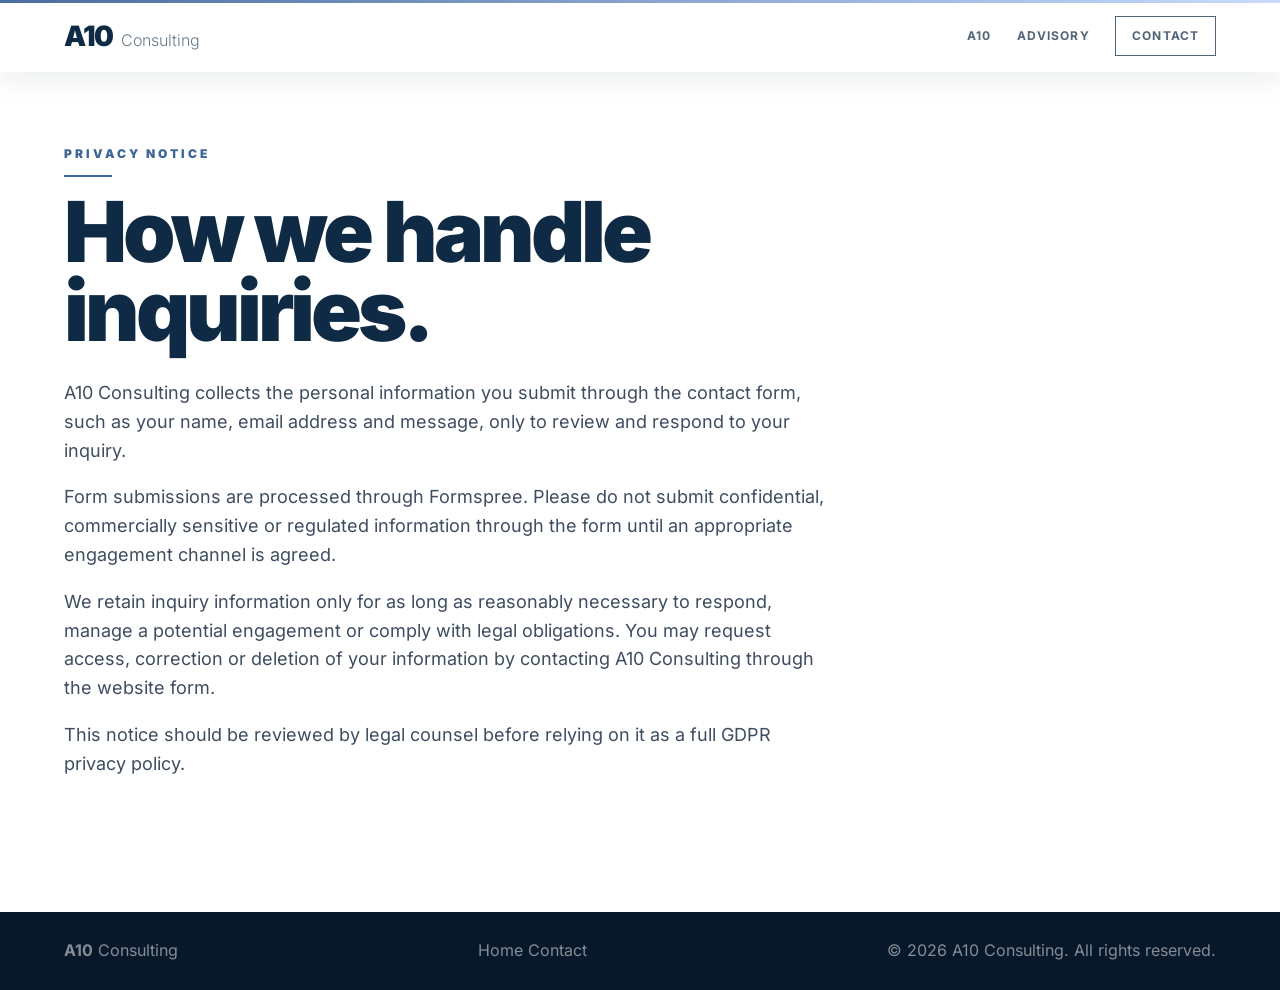
<file: privacy.html>
<!DOCTYPE html>
<html lang="en">
<head>
  <meta charset="UTF-8">
  <meta name="viewport" content="width=device-width, initial-scale=1.0">
  <title>Privacy Notice | A10 Consulting</title>
  <meta name="description" content="Privacy notice for inquiries submitted to A10 Consulting.">
  <meta name="robots" content="index, follow">
  <link rel="canonical" href="https://www.a10-consulting.com/privacy.html">
  <link rel="stylesheet" href="css/style.css">
</head>
<body>
  <a class="skip-link" href="#main">Skip to content</a>
  <header class="site-header scrolled">
    <a href="index.html" class="logo" aria-label="A10 Consulting home">
      <span class="logo-mark">A10</span>
      <span class="logo-sub">Consulting</span>
    </a>
    <nav class="primary-nav" aria-label="Primary navigation">
      <a href="index.html#about">A10</a>
      <a href="index.html#engagement">Advisory</a>
      <a href="index.html#contact" class="nav-cta">Contact</a>
    </nav>
  </header>

  <main id="main">
    <section class="section" style="padding-top: 140px;">
      <p class="section-label">Privacy Notice</p>
      <h1 style="color: var(--navy); font-size: clamp(42px, 7vw, 84px);">How we handle inquiries.</h1>
      <div class="section-intro">
        <p>A10 Consulting collects the personal information you submit through the contact form, such as your name, email address and message, only to review and respond to your inquiry.</p>
        <p>Form submissions are processed through Formspree. Please do not submit confidential, commercially sensitive or regulated information through the form until an appropriate engagement channel is agreed.</p>
        <p>We retain inquiry information only for as long as reasonably necessary to respond, manage a potential engagement or comply with legal obligations. You may request access, correction or deletion of your information by contacting A10 Consulting through the website form.</p>
        <p>This notice should be reviewed by legal counsel before relying on it as a full GDPR privacy policy.</p>
      </div>
    </section>
  </main>

  <footer class="site-footer">
    <p><strong>A10</strong> Consulting</p>
    <nav aria-label="Footer navigation">
      <a href="index.html">Home</a>
      <a href="index.html#contact">Contact</a>
    </nav>
    <p>&copy; 2026 A10 Consulting. All rights reserved.</p>
  </footer>
</body>
</html>
</file>
<file: css/style.css>
@font-face {
  font-family: "Inter";
  src: url("../fonts/inter-v20-latin-regular.woff2") format("woff2");
  font-weight: 400;
  font-style: normal;
  font-display: swap;
}

@font-face {
  font-family: "Inter";
  src: url("../fonts/inter-v20-latin-300.woff2") format("woff2");
  font-weight: 300;
  font-style: normal;
  font-display: swap;
}

@font-face {
  font-family: "Inter";
  src: url("../fonts/inter-v20-latin-700.woff2") format("woff2");
  font-weight: 700;
  font-style: normal;
  font-display: swap;
}

@font-face {
  font-family: "Inter";
  src: url("../fonts/inter-v20-latin-900.woff2") format("woff2");
  font-weight: 900;
  font-style: normal;
  font-display: swap;
}

:root {
  --navy: #0f2a44;
  --blue: #1a3a5c;
  --accent: #3e6697;
  --light: #c4d7ff;
  --white: #ffffff;
  --grey: #f5f7fa;
  --mid: #6b7280;
  --dark: #08182b;
  --light2: #e8eef7;
  --line: rgba(15, 42, 68, 0.1);
  --gap: clamp(20px, 5vw, 72px);
  --radius: 18px;
  --shadow: 0 20px 70px rgba(8, 24, 40, 0.16);
}

*,
*::before,
*::after {
  box-sizing: border-box;
}

html {
  scroll-behavior: smooth;
  -webkit-text-size-adjust: 100%;
}

body {
  margin: 0;
  font-family: "Inter", sans-serif;
  color: var(--navy);
  background: var(--white);
  line-height: 1.6;
  overflow-x: hidden;
}

a {
  color: inherit;
  text-decoration: none;
}

a:focus-visible,
button:focus-visible,
input:focus-visible,
textarea:focus-visible {
  outline: 3px solid var(--light);
  outline-offset: 3px;
}

.skip-link {
  position: absolute;
  left: var(--gap);
  top: 12px;
  z-index: 999;
  transform: translateY(-160%);
  background: var(--white);
  color: var(--navy);
  padding: 10px 14px;
  border-radius: 999px;
  font-weight: 700;
}

.skip-link:focus {
  transform: translateY(0);
}

.site-header {
  position: fixed;
  inset: 0 0 auto;
  z-index: 50;
  height: 72px;
  padding: 0 var(--gap);
  display: flex;
  align-items: center;
  justify-content: space-between;
  gap: 24px;
  color: var(--white);
  transition: background 0.25s ease, box-shadow 0.25s ease, color 0.25s ease;
}

.site-header::before {
  content: "";
  position: absolute;
  inset: 0 0 auto;
  height: 3px;
  background: linear-gradient(90deg, var(--accent), var(--light));
  opacity: 0.95;
}

.site-header.scrolled {
  color: var(--navy);
  background: rgba(255, 255, 255, 0.96);
  box-shadow: 0 8px 32px rgba(8, 24, 40, 0.08);
  backdrop-filter: blur(18px);
}

.logo {
  display: inline-flex;
  align-items: baseline;
  gap: 8px;
  flex-shrink: 0;
}

.logo-mark {
  font-size: clamp(22px, 3vw, 28px);
  font-weight: 900;
  letter-spacing: -1.4px;
}

.logo-sub {
  color: currentColor;
  opacity: 0.62;
  font-weight: 300;
}

.primary-nav {
  display: flex;
  align-items: center;
  gap: clamp(14px, 2vw, 28px);
  font-size: 12px;
  font-weight: 700;
  letter-spacing: 1.1px;
  text-transform: uppercase;
}

.primary-nav a {
  opacity: 0.72;
}

.primary-nav a:hover {
  opacity: 1;
}

.nav-cta {
  border: 1.5px solid currentColor;
  padding: 9px 16px;
}

/* Compatibility while CDN/browser caches expire older markup. */
#nav {
  position: fixed;
  inset: 0 0 auto;
  z-index: 50;
  height: 72px;
  padding: 0 var(--gap);
  display: flex;
  align-items: center;
  justify-content: space-between;
  gap: 24px;
  color: var(--white);
}

#nav.scrolled {
  color: var(--navy);
  background: rgba(255, 255, 255, 0.96);
  box-shadow: 0 8px 32px rgba(8, 24, 40, 0.08);
  backdrop-filter: blur(18px);
}

#nav .nav-links {
  display: flex;
  align-items: center;
  gap: clamp(14px, 2vw, 28px);
  list-style: none;
}

#nav .nav-links a[href="#about"],
#nav .nav-links a[href="#engagement"],
#nav .nav-links a[href="#expertise"],
#nav .nav-links a[href="#results"],
#nav .nav-links a[href="#presence"] {
  display: none;
}

.hero {
  min-height: 100svh;
  display: flex;
  align-items: center;
  padding: 112px var(--gap) 72px;
  background:
    radial-gradient(circle at 82% 18%, rgba(58, 110, 168, 0.42), transparent 34%),
    repeating-linear-gradient(-52deg, transparent, transparent 18px, rgba(255, 255, 255, 0.018) 18px, rgba(255, 255, 255, 0.018) 19px),
    linear-gradient(135deg, var(--dark) 0%, var(--navy) 58%, var(--blue) 100%);
  color: var(--white);
}

#hero {
  min-height: 100svh;
  display: flex;
  align-items: center;
  padding: 112px var(--gap) 72px;
  background:
    radial-gradient(circle at 82% 18%, rgba(58, 110, 168, 0.42), transparent 34%),
    repeating-linear-gradient(-52deg, transparent, transparent 18px, rgba(255, 255, 255, 0.018) 18px, rgba(255, 255, 255, 0.018) 19px),
    linear-gradient(135deg, var(--dark) 0%, var(--navy) 58%, var(--blue) 100%);
  color: var(--white);
}

.hero-content {
  width: 100%;
  max-width: 980px;
  min-width: 0;
}

.eyebrow,
.section-label {
  margin: 0 0 16px;
  color: var(--accent);
  font-size: 12px;
  font-weight: 900;
  letter-spacing: 3px;
  text-transform: uppercase;
}

.hero .eyebrow {
  color: rgba(196, 215, 255, 0.78);
}

h1,
h2,
h3,
p {
  margin-top: 0;
}

h1 {
  max-width: 900px;
  margin-bottom: 28px;
  font-size: clamp(56px, 10vw, 124px);
  line-height: 0.94;
  letter-spacing: clamp(-4px, -0.45vw, -7px);
  font-weight: 900;
}

.hero-h1 {
  max-width: 900px;
  margin-bottom: 28px;
  color: var(--white);
  font-size: clamp(56px, 10vw, 124px);
  line-height: 0.94;
  letter-spacing: clamp(-4px, -0.45vw, -7px);
  font-weight: 900;
}

.hero-h1 em {
  color: var(--light);
  font-style: italic;
  font-weight: 300;
}

.hero-p {
  width: 100%;
  max-width: 620px;
  color: rgba(255, 255, 255, 0.68);
  font-size: clamp(17px, 2vw, 21px);
  font-weight: 300;
  overflow-wrap: break-word;
}

.hero-eyebrow,
.hero-subline {
  color: rgba(196, 215, 255, 0.78);
}

h1 em,
h2 em {
  color: var(--light);
  font-style: italic;
  font-weight: 300;
}

h2 {
  margin-bottom: 24px;
  font-size: clamp(34px, 5vw, 62px);
  line-height: 1;
  letter-spacing: -3px;
  font-weight: 900;
}

h2 em {
  color: var(--accent);
}

h3 {
  margin-bottom: 10px;
  font-size: clamp(18px, 2vw, 22px);
  line-height: 1.15;
  letter-spacing: -0.4px;
}

.hero-lead {
  width: 100%;
  max-width: 620px;
  color: rgba(255, 255, 255, 0.68);
  font-size: clamp(17px, 2vw, 21px);
  font-weight: 300;
  overflow-wrap: break-word;
}

.hero-subline {
  margin: 18px 0 0;
  color: rgba(196, 215, 255, 0.72);
  font-size: 12px;
  font-weight: 900;
  letter-spacing: 4px;
  text-transform: uppercase;
}

.hero-actions {
  display: flex;
  flex-wrap: wrap;
  align-items: center;
  gap: 14px;
  margin-top: 34px;
}

.btn {
  display: inline-flex;
  align-items: center;
  justify-content: center;
  min-height: 48px;
  border: 0;
  cursor: pointer;
  padding: 13px 28px;
  font-size: 14px;
  font-weight: 700;
  transition: transform 0.18s ease, background 0.18s ease, color 0.18s ease;
}

.btn:hover {
  transform: translateY(-1px);
}

.btn-primary {
  background: var(--white);
  color: var(--navy);
}

.btn-primary:hover {
  background: var(--light);
}

.btn-secondary {
  color: rgba(255, 255, 255, 0.72);
}

.btn-secondary::after {
  content: "->";
  margin-left: 8px;
}

.section {
  padding: clamp(68px, 9vw, 118px) var(--gap);
}

.section-label {
  position: relative;
  display: inline-block;
}

.section-label::after {
  content: "";
  display: block;
  width: 48px;
  height: 2px;
  margin-top: 12px;
  background: var(--accent);
}

.section-dark {
  color: var(--white);
  background: var(--navy);
}

.section-dark h2,
.section-dark h3 {
  color: var(--white);
}

.section-dark h2 em {
  color: var(--light);
}

.section-muted {
  background:
    linear-gradient(180deg, rgba(232, 238, 247, 0.72), rgba(245, 247, 250, 0.94)),
    var(--grey);
}

.section-intro,
.body-copy {
  max-width: 760px;
  color: #3f4d61;
  font-size: clamp(16px, 1.8vw, 18px);
}

.section-dark .section-intro,
.section-dark .body-copy {
  color: rgba(255, 255, 255, 0.66);
}

.two-column {
  display: grid;
  grid-template-columns: minmax(0, 0.92fr) minmax(0, 1.08fr);
  gap: clamp(34px, 6vw, 90px);
  align-items: start;
  margin-top: 46px;
}

.pillars,
.card-grid,
.metric-grid,
.office-grid {
  display: grid;
  gap: 16px;
}

.pillars {
  grid-template-columns: repeat(2, minmax(0, 1fr));
}

.pillars article,
.card-grid article,
.metric-grid article,
.office-grid article {
  border: 1px solid var(--line);
  border-radius: var(--radius);
  background: var(--white);
  padding: clamp(24px, 3vw, 38px);
  transition: transform 0.2s ease, box-shadow 0.2s ease, background 0.2s ease, color 0.2s ease;
}

.card-grid article {
  border-left: 3px solid var(--accent);
}

.section-dark .pillars article,
.section-dark .office-grid article {
  border-color: rgba(255, 255, 255, 0.1);
  background: rgba(255, 255, 255, 0.045);
}

.card-grid article:hover,
.metric-grid article:hover {
  transform: translateY(-4px);
  box-shadow: var(--shadow);
}

.card-grid.four,
.metric-grid {
  grid-template-columns: repeat(4, minmax(0, 1fr));
  margin-top: 42px;
}

.card-grid.two {
  grid-template-columns: repeat(2, minmax(0, 1fr));
  margin-top: 42px;
}

.card-grid p,
.metric-grid p,
.pillars p {
  color: var(--mid);
  font-size: 14px;
}

.section-dark .pillars p,
.section-dark .office-grid p {
  color: rgba(255, 255, 255, 0.62);
}

.metric-grid strong {
  display: block;
  margin-bottom: 14px;
  color: var(--navy);
  font-size: clamp(32px, 4vw, 50px);
  line-height: 1;
  letter-spacing: -2px;
}

.office-grid span {
  color: var(--accent);
  font-size: 11px;
  font-weight: 900;
  letter-spacing: 1.6px;
  text-transform: uppercase;
}

.sector-tags {
  display: flex;
  flex-wrap: wrap;
  gap: 8px;
  margin-top: 22px;
}

.sector-tags span {
  display: inline-flex;
  align-items: center;
  min-height: 30px;
  border: 1px solid rgba(62, 102, 151, 0.28);
  border-radius: 999px;
  background: var(--light2);
  color: var(--accent);
  padding: 6px 12px;
  font-size: 10px;
  font-weight: 700;
  letter-spacing: 1.4px;
  text-transform: uppercase;
}

.office-grid {
  grid-template-columns: repeat(3, minmax(0, 1fr));
  margin-top: 42px;
}

.contact-card {
  max-width: 820px;
  margin: 0 auto;
  padding: clamp(32px, 6vw, 66px);
  border-radius: 0 0 28px 28px;
  color: var(--white);
  background:
    repeating-linear-gradient(-52deg, transparent, transparent 18px, rgba(255, 255, 255, 0.014) 18px, rgba(255, 255, 255, 0.014) 19px),
    var(--dark);
  box-shadow: var(--shadow);
}

.contact-card h2 em {
  color: var(--light);
}

.contact-card .section-intro {
  color: rgba(255, 255, 255, 0.62);
}

form {
  display: grid;
  gap: 12px;
  margin-top: 28px;
}

label {
  font-size: 13px;
  font-weight: 700;
  color: rgba(255, 255, 255, 0.82);
}

input,
textarea {
  width: 100%;
  border: 1px solid rgba(255, 255, 255, 0.14);
  border-radius: 12px;
  background: rgba(255, 255, 255, 0.07);
  color: var(--white);
  padding: 14px 16px;
  font: inherit;
}

textarea {
  resize: vertical;
}

.privacy-note {
  margin: 4px 0 12px;
  color: rgba(255, 255, 255, 0.58);
  font-size: 13px;
}

.privacy-note a {
  color: var(--light);
  text-decoration: underline;
}

.contact-note {
  margin-top: 18px;
  color: var(--mid);
  text-align: center;
  font-size: 13px;
}

.site-footer {
  display: flex;
  flex-direction: row;
  flex-wrap: nowrap;
  align-items: center;
  justify-content: space-between;
  gap: 20px;
  min-height: 78px;
  padding: 24px var(--gap);
  color: rgba(255, 255, 255, 0.5);
  background: var(--dark);
  text-align: left;
}

.site-footer p {
  margin: 0;
}

.site-footer a:hover {
  color: var(--white);
}

@media (max-width: 1180px) {
  .card-grid.four,
  .metric-grid {
    grid-template-columns: repeat(2, minmax(0, 1fr));
  }
}

@media (max-width: 860px) {
  .site-header {
    height: 62px;
    min-height: 62px;
    align-items: center;
    flex-direction: row;
    justify-content: flex-start;
    padding-top: 0;
    padding-bottom: 0;
    gap: 10px;
    background: rgba(8, 24, 40, 0.98);
  }

  .site-header.scrolled {
    color: var(--white);
    background: rgba(8, 24, 40, 0.98);
  }

  .primary-nav {
    width: auto;
    margin-left: auto;
    flex-shrink: 0;
    overflow-x: visible;
    padding-bottom: 0;
    gap: 8px;
    font-size: 9px;
    letter-spacing: 0.6px;
  }

  .nav-cta {
    padding: 6px 8px;
  }

  .hero {
    min-height: auto;
    padding-top: 124px;
    padding-bottom: 62px;
  }

  .two-column,
  .card-grid.two,
  .office-grid {
    grid-template-columns: 1fr;
  }
}

@media (max-width: 560px) {
  :root {
    --gap: 18px;
  }

  .site-header {
    padding-right: 12px;
    padding-left: 12px;
    gap: 8px;
  }

  .logo-sub {
    display: none;
  }

  .primary-nav {
    position: static;
    margin-left: 0;
    gap: 6px;
    font-size: 8px;
    letter-spacing: 0.4px;
  }

  .primary-nav a {
    display: inline-flex;
    align-items: center;
    justify-content: center;
    min-height: 28px;
    white-space: nowrap;
  }

  .nav-cta {
    position: absolute;
    top: 16px;
    left: 188px;
    width: 56px;
    padding: 5px 7px;
  }

  .primary-nav a:not(.nav-cta) {
    position: absolute;
    top: 16px;
    left: 250px;
    width: 52px;
  }

  .hero,
  #hero {
    width: 100vw;
    max-width: 100vw;
    overflow: hidden;
  }

  .hero-content {
    width: calc(100vw - (var(--gap) * 2));
    max-width: calc(100vw - (var(--gap) * 2));
  }

  h1 {
    font-size: clamp(42px, 14.5vw, 58px);
    letter-spacing: -2px;
  }

  .hero-h1 {
    font-size: clamp(42px, 14.5vw, 58px);
    letter-spacing: -2px;
  }

  .hero-lead,
  .hero-p {
    width: min(320px, calc(100vw - (var(--gap) * 2)));
    max-width: min(320px, calc(100vw - (var(--gap) * 2)));
    font-size: 16px;
  }

  h2 {
    letter-spacing: -2px;
  }

  .hero-actions,
  .btn {
    width: 100%;
  }

  .card-grid.four,
  .metric-grid,
  .pillars {
    grid-template-columns: 1fr;
  }

  .site-footer {
    align-items: flex-start;
    flex-direction: column;
    gap: 10px;
  }
}

@media (prefers-reduced-motion: reduce) {
  *,
  *::before,
  *::after {
    scroll-behavior: auto !important;
    transition: none !important;
  }
}
</file>
